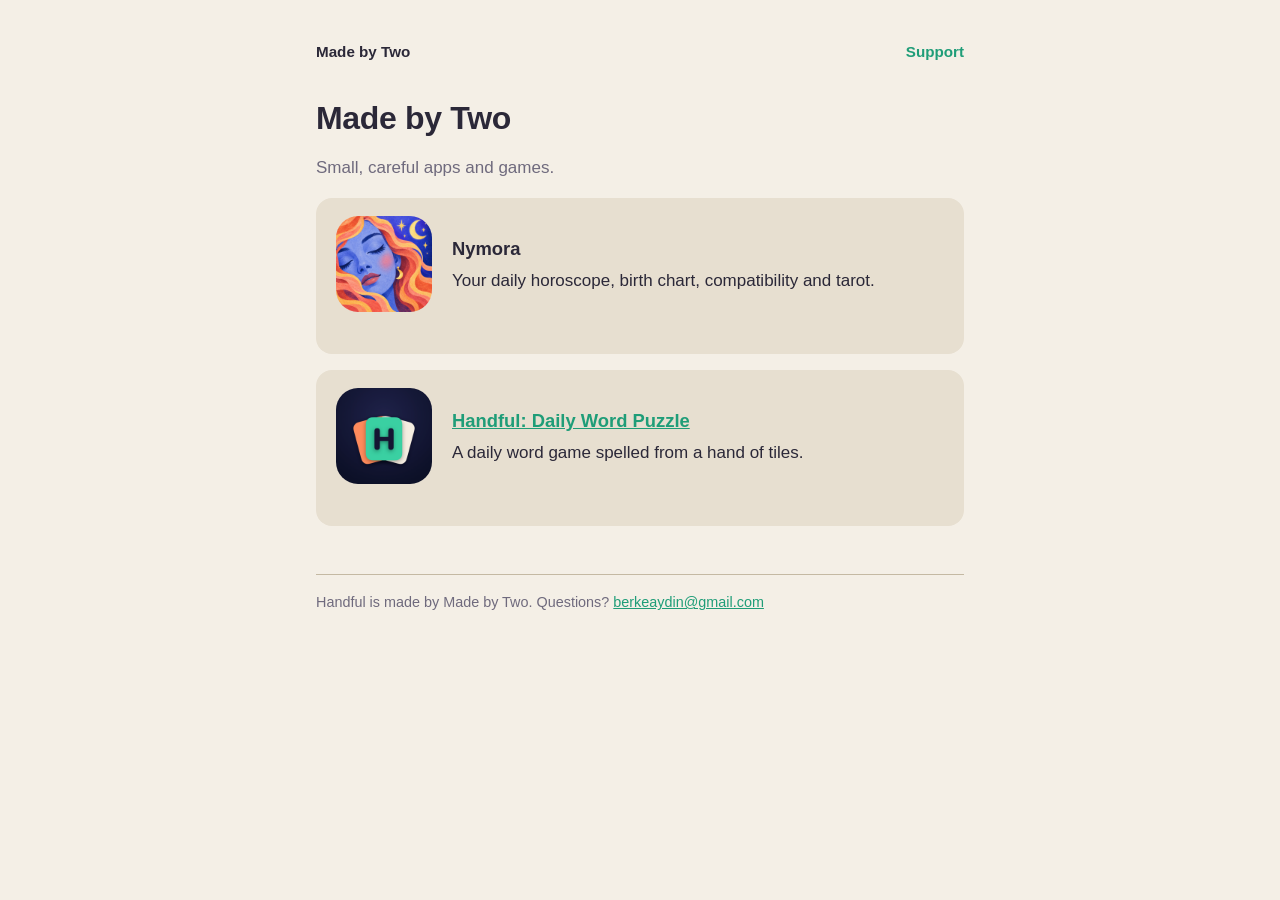
<file: index.html>
<!doctype html>
<html lang="en">
<head>
<meta charset="utf-8">
<meta name="viewport" content="width=device-width, initial-scale=1">
<title>Made by Two</title>
<meta name="description" content="Small, careful apps and games.">
<link rel="stylesheet" href="/style.css">
<link rel="icon" href="/handful/icon.png">
</head>
<body>
<main>
<nav><a class="home" href="/">Made by Two</a><a href="/support/">Support</a></nav>


<h1>Made by Two</h1>
<p class="muted">Small, careful apps and games.</p>
<div class="card">
  <div class="hero"><img src="/nymora/icon.png" alt="">
  <div><h2 style="margin:0">Nymora</h2>
  <p style="margin:4px 0 0">Your daily horoscope, birth chart, compatibility and tarot.</p></div></div>
</div>
<div class="card">
  <div class="hero"><img src="/handful/icon.png" alt="">
  <div><h2 style="margin:0"><a href="/handful/">Handful: Daily Word Puzzle</a></h2>
  <p style="margin:4px 0 0">A daily word game spelled from a hand of tiles.</p></div></div>
</div>

<footer>Handful is made by Made by Two. Questions? <a href="mailto:berkeaydin@gmail.com">berkeaydin@gmail.com</a></footer>
</main>
</body>
</html>
</file>
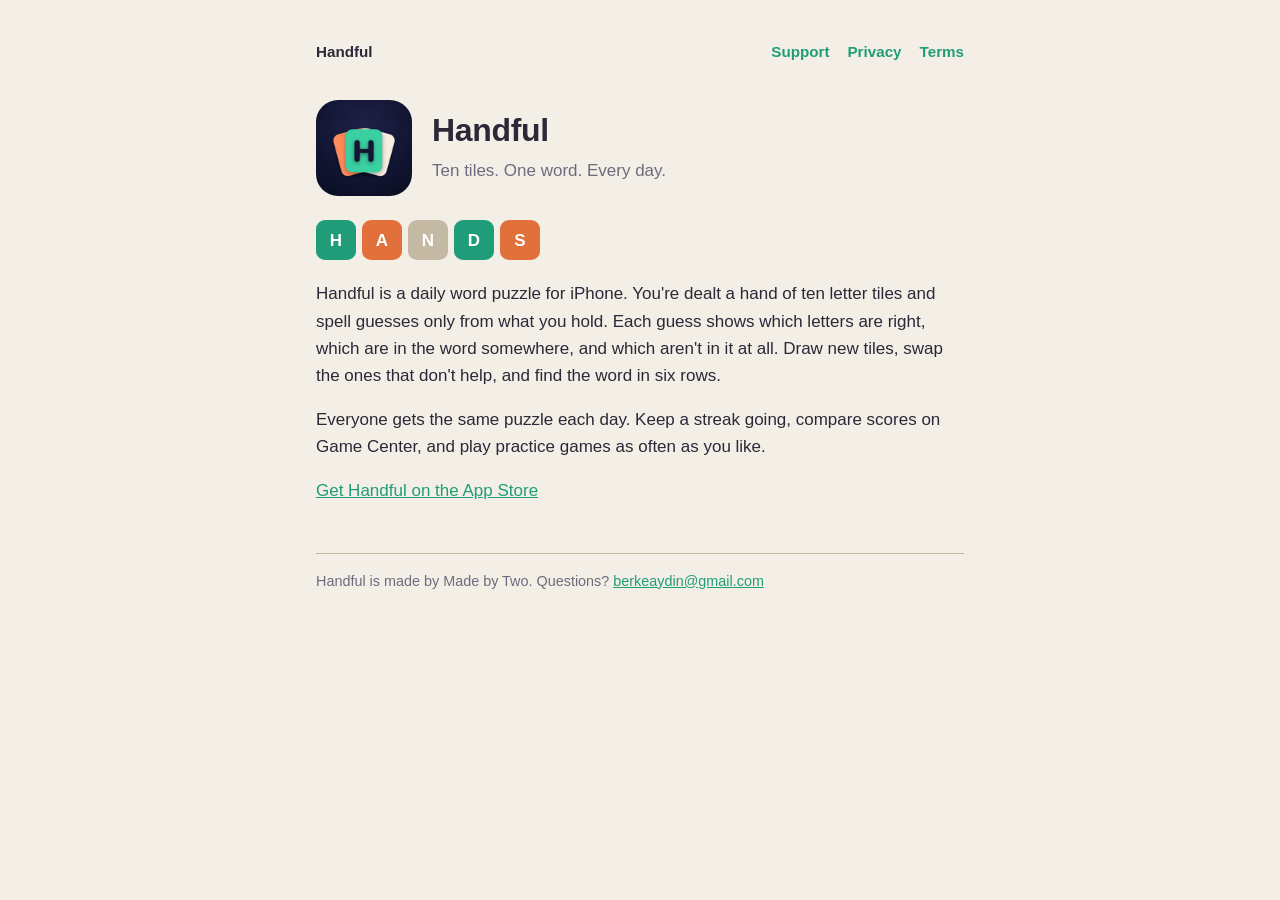
<file: handful/index.html>
<!doctype html>
<html lang="en">
<head>
<meta charset="utf-8">
<meta name="viewport" content="width=device-width, initial-scale=1">
<title>Handful: Daily Word Puzzle</title>
<meta name="description" content="A daily word puzzle for iPhone, spelled from a hand of tiles.">
<link rel="stylesheet" href="/style.css">
<link rel="icon" href="/handful/icon.png">
</head>
<body>
<main>
<nav><a class="home" href="/handful/">Handful</a><a href="/support/?app=handful">Support</a><a href="/handful/privacy/">Privacy</a><a href="/handful/terms/">Terms</a></nav>

<div class="hero"><img src="/handful/icon.png" alt="Handful app icon">
<div><h1>Handful</h1><p class="muted" style="margin:0">Ten tiles. One word. Every day.</p></div></div>
<div class="tiles" aria-hidden="true"><span class="c">H</span><span class="p">A</span><span>N</span><span class="c">D</span><span class="p">S</span></div>
<p>Handful is a daily word puzzle for iPhone. You're dealt a hand of ten letter tiles and spell guesses only from what you hold. Each guess shows which letters are right, which are in the word somewhere, and which aren't in it at all. Draw new tiles, swap the ones that don't help, and find the word in six rows.</p>
<p>Everyone gets the same puzzle each day. Keep a streak going, compare scores on Game Center, and play practice games as often as you like.</p>
<p><a href="https://apps.apple.com/app/id6837934755">Get Handful on the App Store</a></p>

<footer>Handful is made by Made by Two. Questions? <a href="mailto:berkeaydin@gmail.com">berkeaydin@gmail.com</a></footer>
</main>
</body>
</html>
</file>
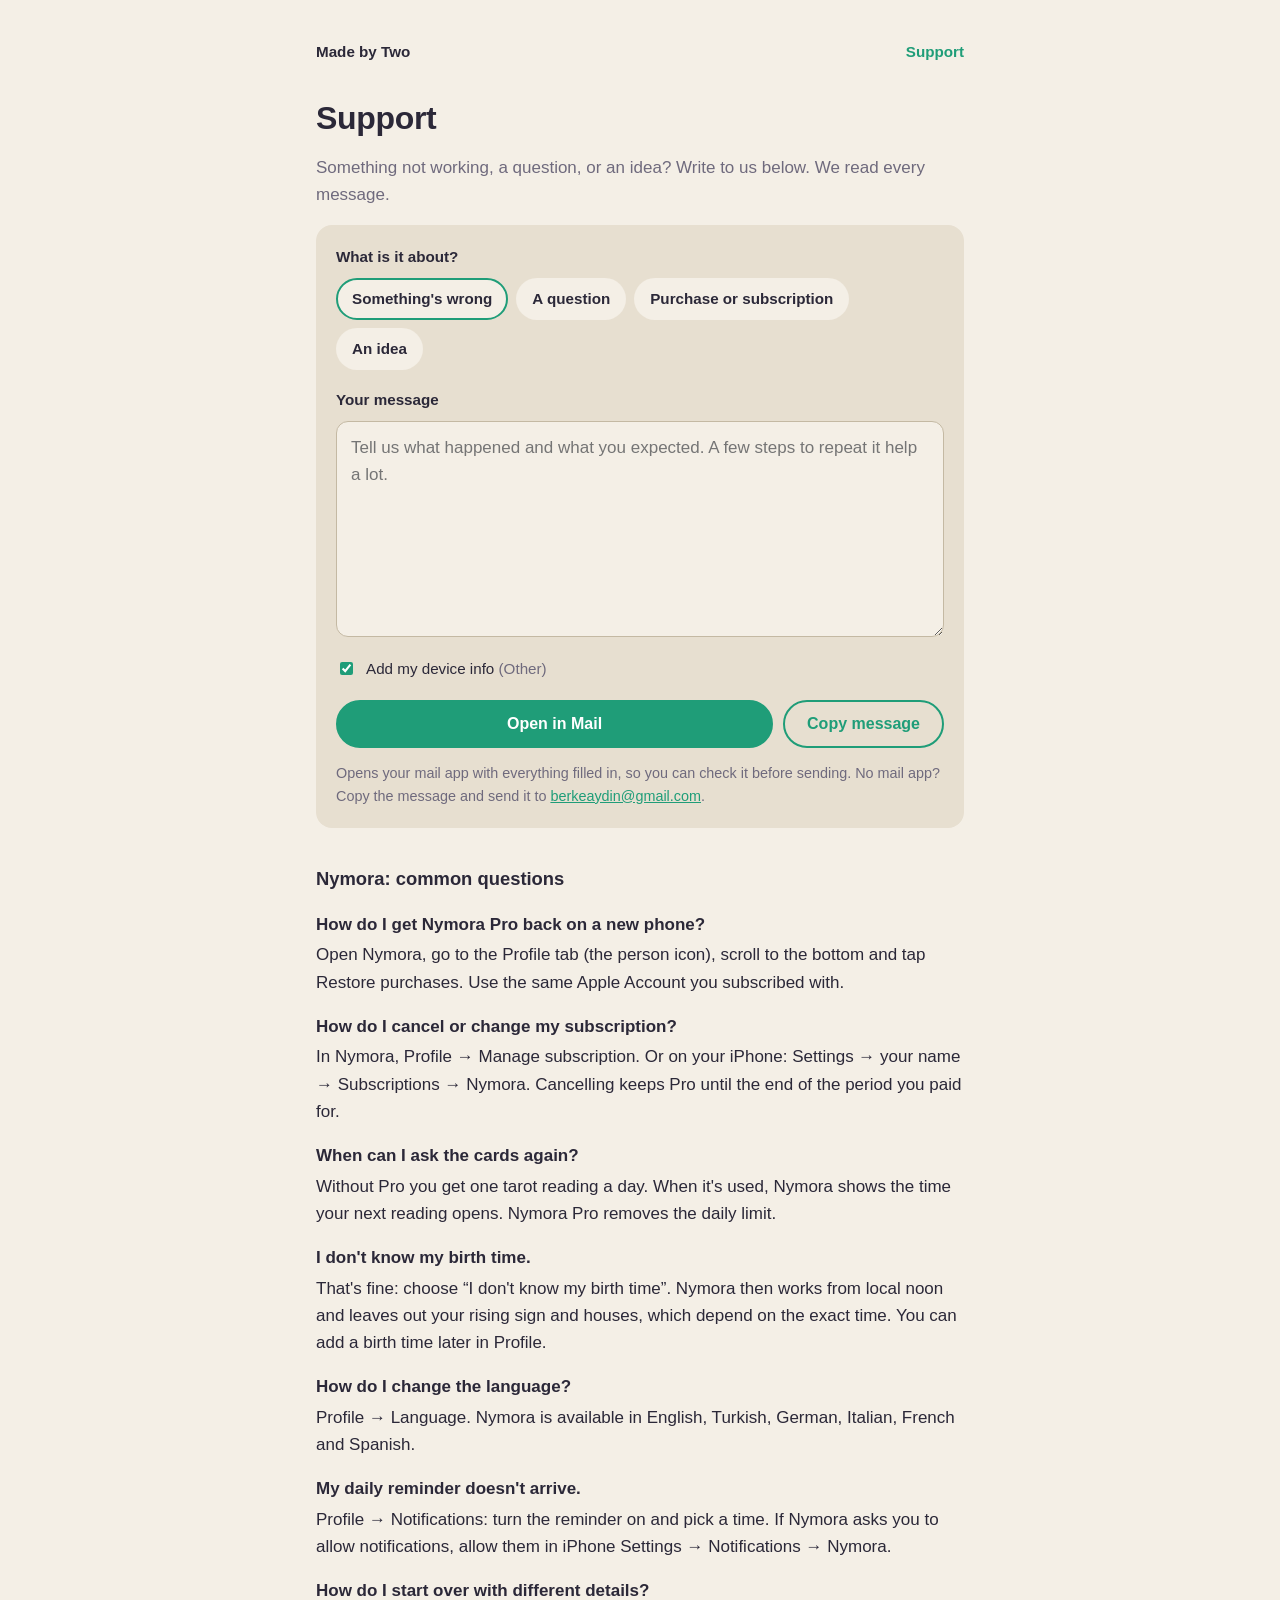
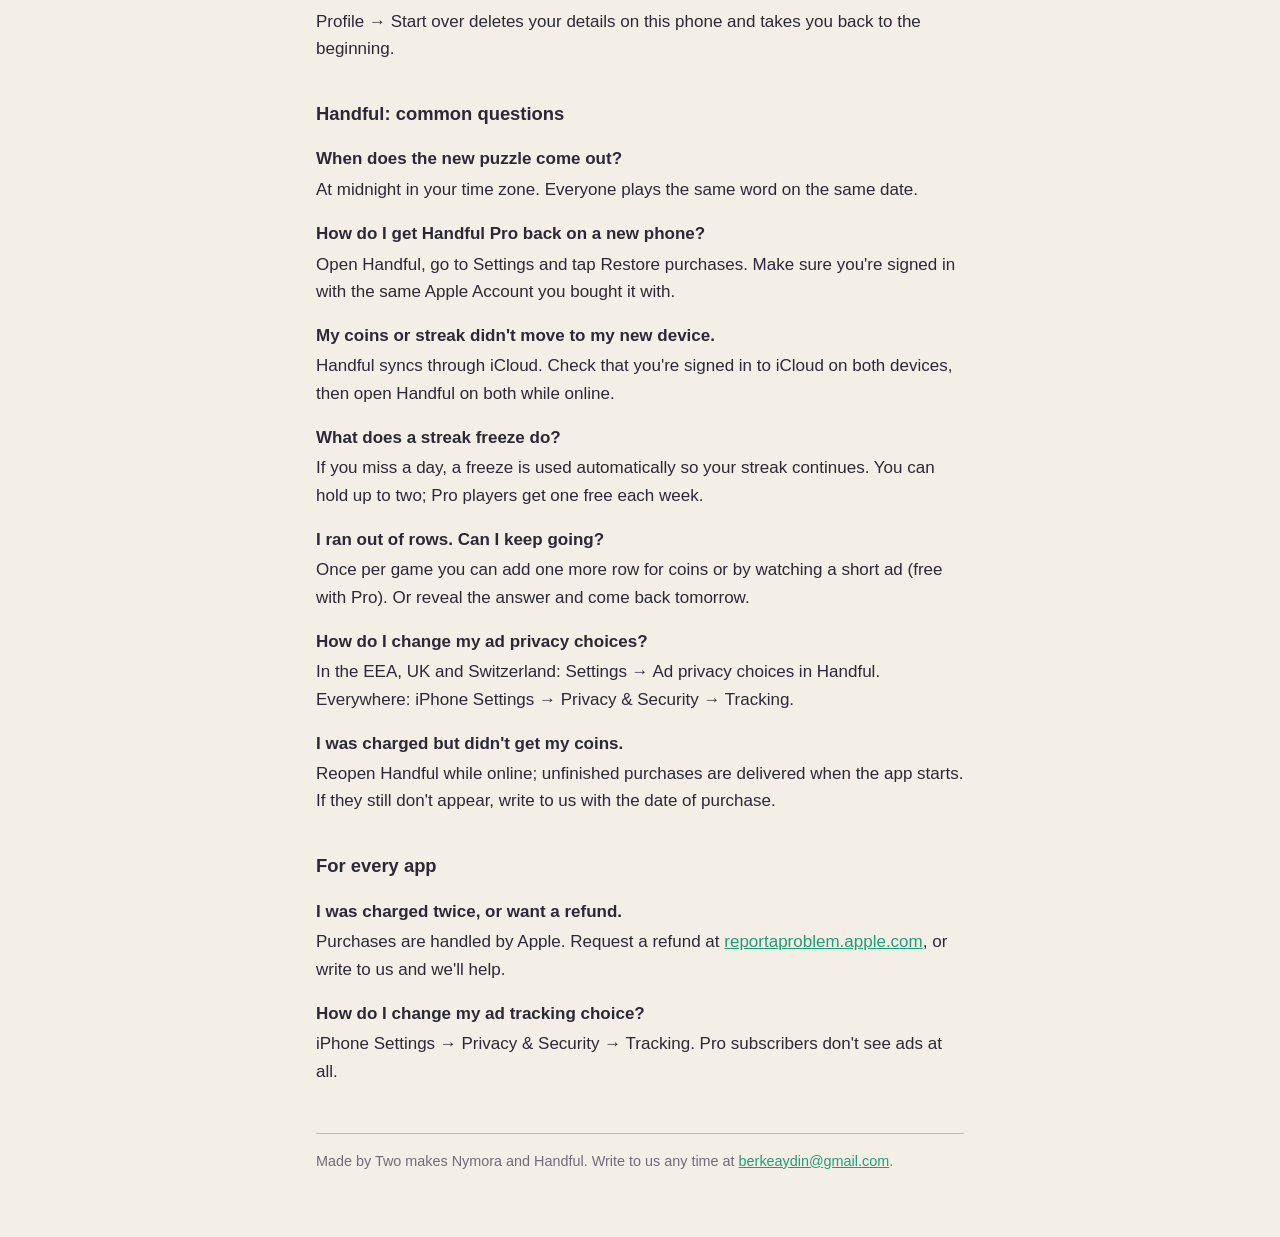
<file: support/index.html>
<!doctype html>
<html lang="en">
<head>
<meta charset="utf-8">
<meta name="viewport" content="width=device-width, initial-scale=1">
<title>Made by Two Support</title>
<meta name="description" content="Help and contact for apps by Made by Two: Nymora, Handful and more.">
<link rel="stylesheet" href="/style.css">
<link rel="icon" href="/nymora/icon.png">
</head>
<body>
<main>
<nav><a class="home" href="/">Made by Two</a><a href="/support/">Support</a></nav>

<h1>Support</h1>
<p class="muted">Something not working, a question, or an idea? Write to us below. We read every message.</p>

<form id="composer" class="card composer" novalidate>
  <fieldset class="topics">
    <legend>What is it about?</legend>
    <label><input type="radio" name="topic" value="Problem" checked><span>Something's wrong</span></label>
    <label><input type="radio" name="topic" value="Question"><span>A question</span></label>
    <label><input type="radio" name="topic" value="Purchase"><span>Purchase or subscription</span></label>
    <label><input type="radio" name="topic" value="Idea"><span>An idea</span></label>
  </fieldset>

  <label class="field" for="message">Your message</label>
  <textarea id="message" rows="7" placeholder="Tell us what happened and what you expected. A few steps to repeat it help a lot."></textarea>

  <label class="check"><input type="checkbox" id="device" checked>
    <span>Add my device info <span class="muted" id="device-text"></span></span></label>

  <div class="actions">
    <button type="submit" class="send">Open in Mail</button>
    <button type="button" class="ghost" id="copy">Copy message</button>
  </div>
  <p class="note muted" id="note">Opens your mail app with everything filled in, so you can check it before sending. No mail app? Copy the message and send it to <a class="address" href="#"></a>.</p>
</form>

<section class="faq" data-app="nymora">
<h2>Nymora: common questions</h2>
<dl>
<dt>How do I get Nymora Pro back on a new phone?</dt>
<dd>Open Nymora, go to the Profile tab (the person icon), scroll to the bottom and tap Restore purchases. Use the same Apple Account you subscribed with.</dd>
<dt>How do I cancel or change my subscription?</dt>
<dd>In Nymora, Profile → Manage subscription. Or on your iPhone: Settings → your name → Subscriptions → Nymora. Cancelling keeps Pro until the end of the period you paid for.</dd>
<dt>When can I ask the cards again?</dt>
<dd>Without Pro you get one tarot reading a day. When it's used, Nymora shows the time your next reading opens. Nymora Pro removes the daily limit.</dd>
<dt>I don't know my birth time.</dt>
<dd>That's fine: choose “I don't know my birth time”. Nymora then works from local noon and leaves out your rising sign and houses, which depend on the exact time. You can add a birth time later in Profile.</dd>
<dt>How do I change the language?</dt>
<dd>Profile → Language. Nymora is available in English, Turkish, German, Italian, French and Spanish.</dd>
<dt>My daily reminder doesn't arrive.</dt>
<dd>Profile → Notifications: turn the reminder on and pick a time. If Nymora asks you to allow notifications, allow them in iPhone Settings → Notifications → Nymora.</dd>
<dt>How do I start over with different details?</dt>
<dd>Profile → Start over deletes your details on this phone and takes you back to the beginning.</dd>
</dl>
</section>

<section class="faq" data-app="handful">
<h2>Handful: common questions</h2>
<dl>
<dt>When does the new puzzle come out?</dt>
<dd>At midnight in your time zone. Everyone plays the same word on the same date.</dd>
<dt>How do I get Handful Pro back on a new phone?</dt>
<dd>Open Handful, go to Settings and tap Restore purchases. Make sure you're signed in with the same Apple Account you bought it with.</dd>
<dt>My coins or streak didn't move to my new device.</dt>
<dd>Handful syncs through iCloud. Check that you're signed in to iCloud on both devices, then open Handful on both while online.</dd>
<dt>What does a streak freeze do?</dt>
<dd>If you miss a day, a freeze is used automatically so your streak continues. You can hold up to two; Pro players get one free each week.</dd>
<dt>I ran out of rows. Can I keep going?</dt>
<dd>Once per game you can add one more row for coins or by watching a short ad (free with Pro). Or reveal the answer and come back tomorrow.</dd>
<dt>How do I change my ad privacy choices?</dt>
<dd>In the EEA, UK and Switzerland: Settings → Ad privacy choices in Handful. Everywhere: iPhone Settings → Privacy &amp; Security → Tracking.</dd>
<dt>I was charged but didn't get my coins.</dt>
<dd>Reopen Handful while online; unfinished purchases are delivered when the app starts. If they still don't appear, write to us with the date of purchase.</dd>
</dl>
</section>

<section class="faq" data-app="all">
<h2>For every app</h2>
<dl>
<dt>I was charged twice, or want a refund.</dt>
<dd>Purchases are handled by Apple. Request a refund at <a href="https://reportaproblem.apple.com">reportaproblem.apple.com</a>, or write to us and we'll help.</dd>
<dt>How do I change my ad tracking choice?</dt>
<dd>iPhone Settings → Privacy &amp; Security → Tracking. Pro subscribers don't see ads at all.</dd>
</dl>
</section>

<footer>Made by Two makes Nymora and Handful. Write to us any time at <a class="address" href="#"></a>.</footer>
</main>

<script>
(function () {
  var ADDRESS = "berkeaydin@gmail.com";
  var NAMES = { nymora: "Nymora", handful: "Handful", arcana: "Arcana", storyvoice: "Story Voice", unison: "Unison", other: "Made by Two" };
  var form = document.getElementById("composer");
  var message = document.getElementById("message");
  var device = document.getElementById("device");
  var note = document.getElementById("note");

  function showAddress(root) {
    root.querySelectorAll("a.address").forEach(function (a) { a.href = "mailto:" + ADDRESS; a.textContent = ADDRESS; });
  }
  showAddress(document);

  // The device line, from what the browser tells us (the exact model is not shared).
  function deviceLine() {
    var ua = navigator.userAgent, m;
    var kind = /iPad/.test(ua) ? "iPad" : /iPhone/.test(ua) ? "iPhone" : /Android/.test(ua) ? "Android" : /Mac/.test(ua) ? "Mac" : "Other";
    if ((m = ua.match(/OS (\d+)[_.](\d+)(?:[_.](\d+))? like Mac OS X/))) return kind + " · iOS " + m[1] + "." + m[2] + (m[3] ? "." + m[3] : "");
    if ((m = ua.match(/Android (\d+(?:\.\d+)*)/))) return kind + " · Android " + m[1];
    if ((m = ua.match(/Mac OS X (\d+)[_.](\d+)/))) return kind + " · macOS " + m[1] + "." + m[2];
    return kind;
  }
  document.getElementById("device-text").textContent = "(" + deviceLine() + ")";

  function value(name) {
    var el = form.querySelector('input[name="' + name + '"]:checked');
    return el ? el.value : "";
  }

  // An app's Support URL links here with ?app=nymora: its messages are tagged with the
  // app and only its questions show. Without it the page is for every app.
  var wanted = (new URLSearchParams(location.search).get("app") || "").toLowerCase();
  var appKey = NAMES[wanted] && wanted !== "other" ? wanted : null;
  document.querySelectorAll(".faq").forEach(function (s) {
    s.hidden = appKey !== null && !(s.dataset.app === appKey || s.dataset.app === "all");
  });

  function compose() {
    var app = NAMES[appKey || "other"], topic = value("topic");
    var text = message.value.trim();
    var first = text.split(/\n/)[0].slice(0, 60);
    var subject = "[" + app + "] " + topic + (first ? ": " + first : "");
    var body = text + "\n\n—\n" + (appKey ? "App: " + app + "\n" : "") + "Topic: " + topic;
    if (device.checked) body += "\nDevice: " + deviceLine();
    return { subject: subject, body: body };
  }

  // Keeps an unsent draft if the page is closed (only on this device).
  var KEY = "support-draft";
  try { var saved = localStorage.getItem(KEY); if (saved && !message.value) message.value = saved; } catch (e) {}
  message.addEventListener("input", function () { try { localStorage.setItem(KEY, message.value); } catch (e) {} });

  form.addEventListener("submit", function (e) {
    e.preventDefault();
    if (!message.value.trim()) {
      message.focus();
      note.textContent = "Write a few words first, then tap Open in Mail.";
      return;
    }
    var mail = compose();
    location.href = "mailto:" + ADDRESS + "?subject=" + encodeURIComponent(mail.subject) +
      "&body=" + encodeURIComponent(mail.body.replace(/\n/g, "\r\n"));
    note.innerHTML = 'Your mail app should open now. Nothing happened? Tap <b>Copy message</b> and send it to <a class="address" href="#"></a>.';
    showAddress(note);
  });

  document.getElementById("copy").addEventListener("click", function () {
    var mail = compose();
    var all = "To: " + ADDRESS + "\nSubject: " + mail.subject + "\n\n" + mail.body;
    var done = function () { note.textContent = "Copied. Paste it into an email to " + ADDRESS + "."; };
    if (navigator.clipboard && navigator.clipboard.writeText) {
      navigator.clipboard.writeText(all).then(done, function () { fallback(all); done(); });
    } else { fallback(all); done(); }
  });

  function fallback(text) {
    var t = document.createElement("textarea");
    t.value = text; t.setAttribute("readonly", ""); t.style.position = "fixed"; t.style.opacity = "0";
    document.body.appendChild(t); t.select();
    try { document.execCommand("copy"); } catch (e) {}
    document.body.removeChild(t);
  }
})();
</script>
</body>
</html>
</file>
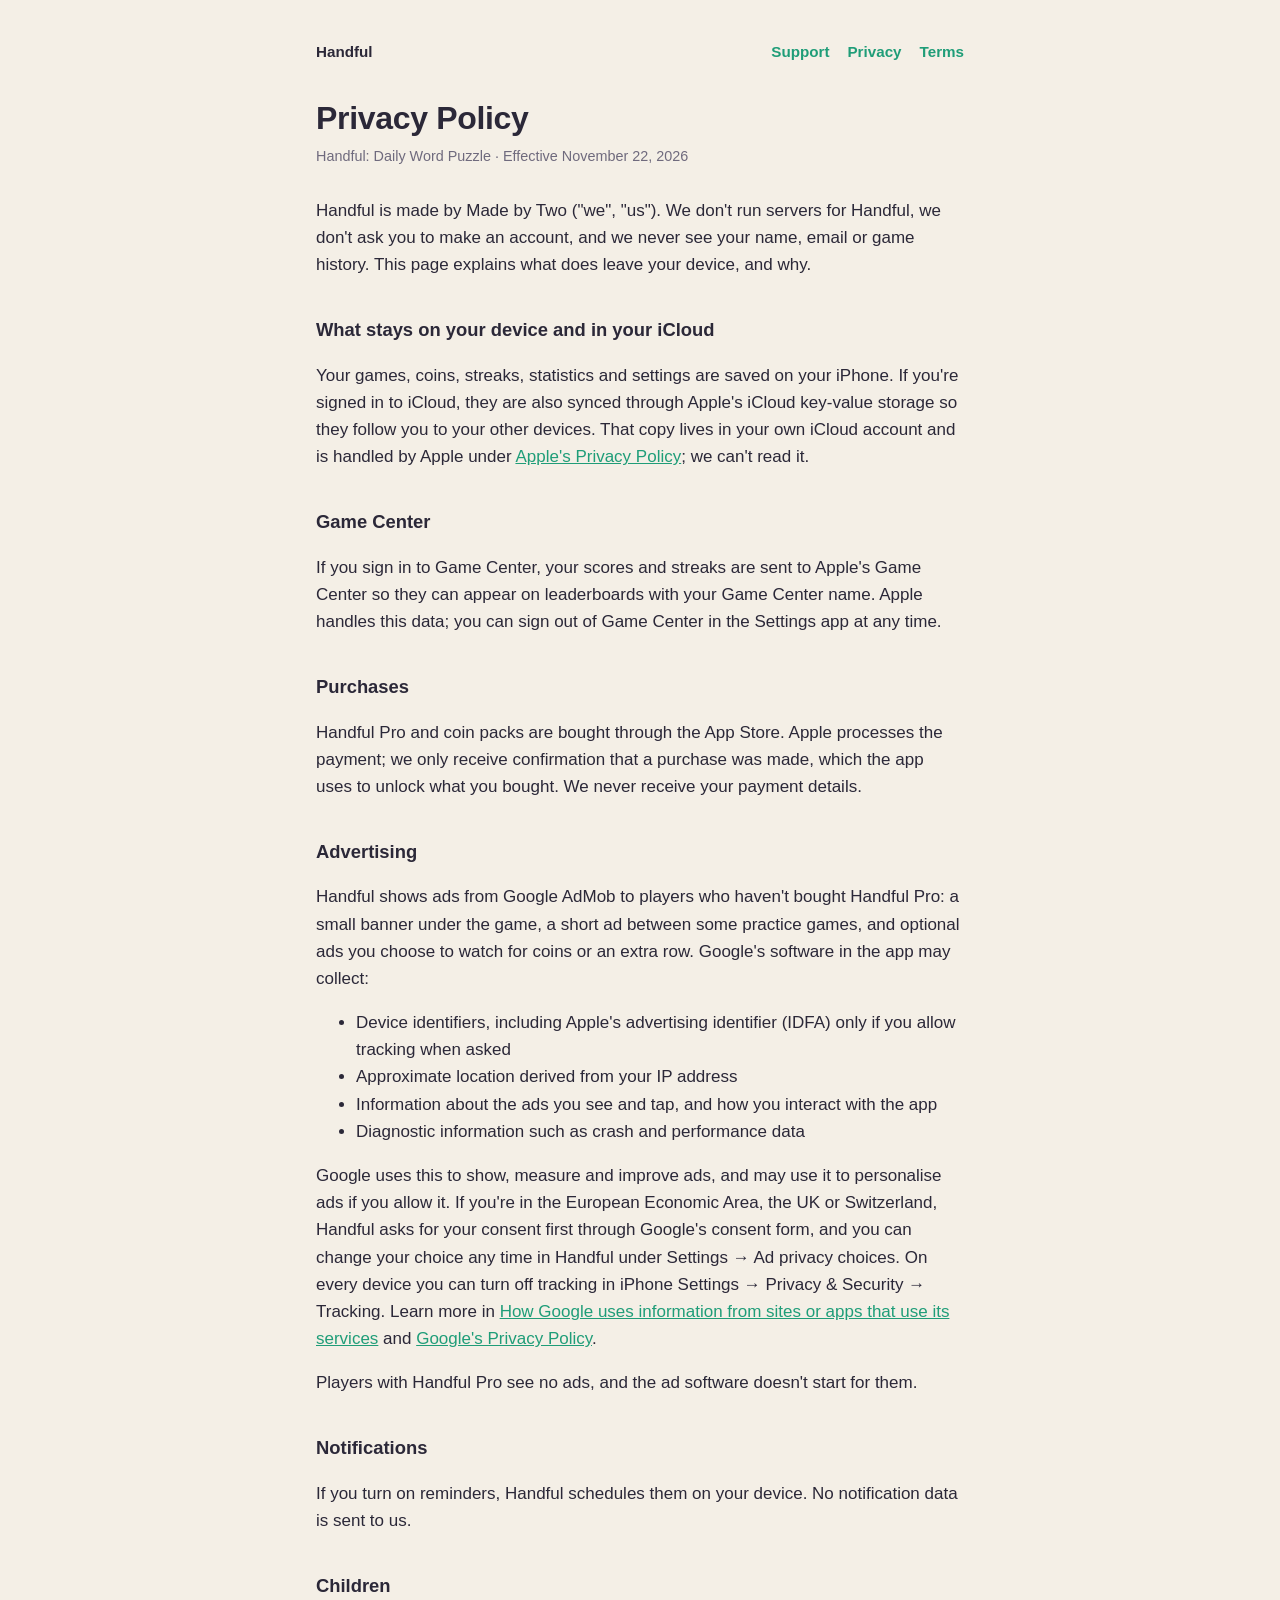
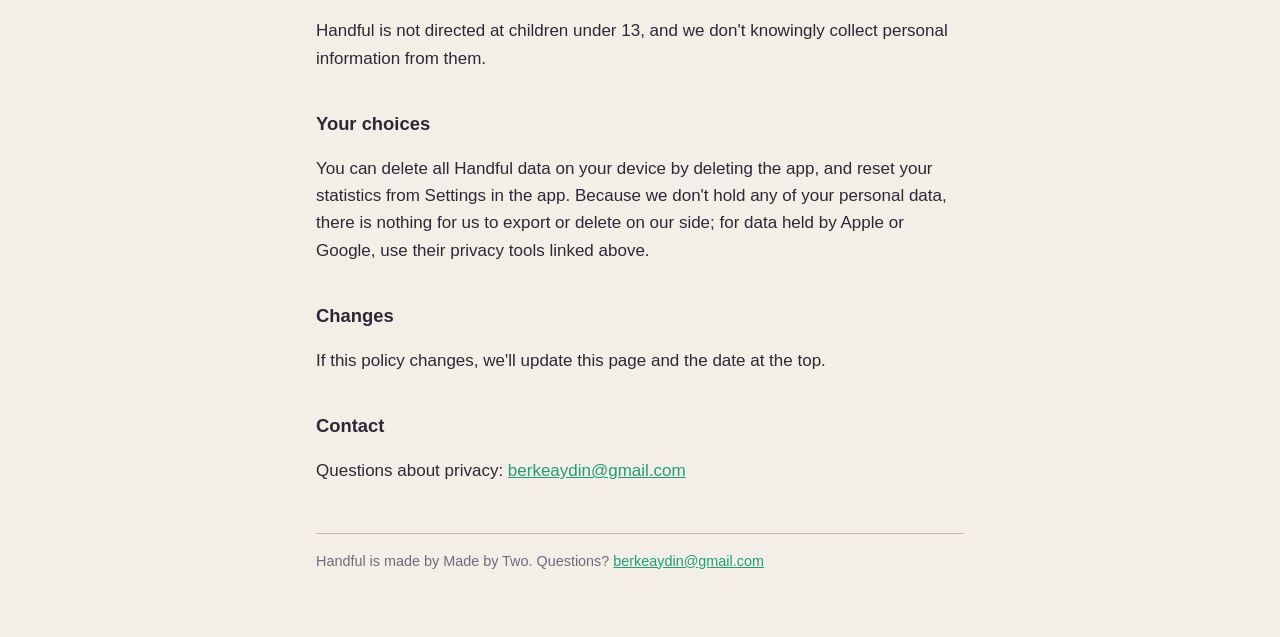
<file: handful/privacy/index.html>
<!doctype html>
<html lang="en">
<head>
<meta charset="utf-8">
<meta name="viewport" content="width=device-width, initial-scale=1">
<title>Handful Privacy Policy</title>
<meta name="description" content="How Handful handles your data.">
<link rel="stylesheet" href="/style.css">
<link rel="icon" href="/handful/icon.png">
</head>
<body>
<main>
<nav><a class="home" href="/handful/">Handful</a><a href="/support/?app=handful">Support</a><a href="/handful/privacy/">Privacy</a><a href="/handful/terms/">Terms</a></nav>

<h1>Privacy Policy</h1>
<p class="updated">Handful: Daily Word Puzzle · Effective November 22, 2026</p>
<p>Handful is made by Made by Two ("we", "us"). We don't run servers for Handful, we don't ask you to make an account, and we never see your name, email or game history. This page explains what does leave your device, and why.</p>

<h2>What stays on your device and in your iCloud</h2>
<p>Your games, coins, streaks, statistics and settings are saved on your iPhone. If you're signed in to iCloud, they are also synced through Apple's iCloud key-value storage so they follow you to your other devices. That copy lives in your own iCloud account and is handled by Apple under <a href="https://www.apple.com/legal/privacy/">Apple's Privacy Policy</a>; we can't read it.</p>

<h2>Game Center</h2>
<p>If you sign in to Game Center, your scores and streaks are sent to Apple's Game Center so they can appear on leaderboards with your Game Center name. Apple handles this data; you can sign out of Game Center in the Settings app at any time.</p>

<h2>Purchases</h2>
<p>Handful Pro and coin packs are bought through the App Store. Apple processes the payment; we only receive confirmation that a purchase was made, which the app uses to unlock what you bought. We never receive your payment details.</p>

<h2>Advertising</h2>
<p>Handful shows ads from Google AdMob to players who haven't bought Handful Pro: a small banner under the game, a short ad between some practice games, and optional ads you choose to watch for coins or an extra row. Google's software in the app may collect:</p>
<ul>
  <li>Device identifiers, including Apple's advertising identifier (IDFA) only if you allow tracking when asked</li>
  <li>Approximate location derived from your IP address</li>
  <li>Information about the ads you see and tap, and how you interact with the app</li>
  <li>Diagnostic information such as crash and performance data</li>
</ul>
<p>Google uses this to show, measure and improve ads, and may use it to personalise ads if you allow it. If you're in the European Economic Area, the UK or Switzerland, Handful asks for your consent first through Google's consent form, and you can change your choice any time in Handful under Settings → Ad privacy choices. On every device you can turn off tracking in iPhone Settings → Privacy &amp; Security → Tracking. Learn more in <a href="https://policies.google.com/technologies/partner-sites">How Google uses information from sites or apps that use its services</a> and <a href="https://policies.google.com/privacy">Google's Privacy Policy</a>.</p>
<p>Players with Handful Pro see no ads, and the ad software doesn't start for them.</p>

<h2>Notifications</h2>
<p>If you turn on reminders, Handful schedules them on your device. No notification data is sent to us.</p>

<h2>Children</h2>
<p>Handful is not directed at children under 13, and we don't knowingly collect personal information from them.</p>

<h2>Your choices</h2>
<p>You can delete all Handful data on your device by deleting the app, and reset your statistics from Settings in the app. Because we don't hold any of your personal data, there is nothing for us to export or delete on our side; for data held by Apple or Google, use their privacy tools linked above.</p>

<h2>Changes</h2>
<p>If this policy changes, we'll update this page and the date at the top.</p>

<h2>Contact</h2>
<p>Questions about privacy: <a href="mailto:berkeaydin@gmail.com">berkeaydin@gmail.com</a></p>

<footer>Handful is made by Made by Two. Questions? <a href="mailto:berkeaydin@gmail.com">berkeaydin@gmail.com</a></footer>
</main>
</body>
</html>
</file>
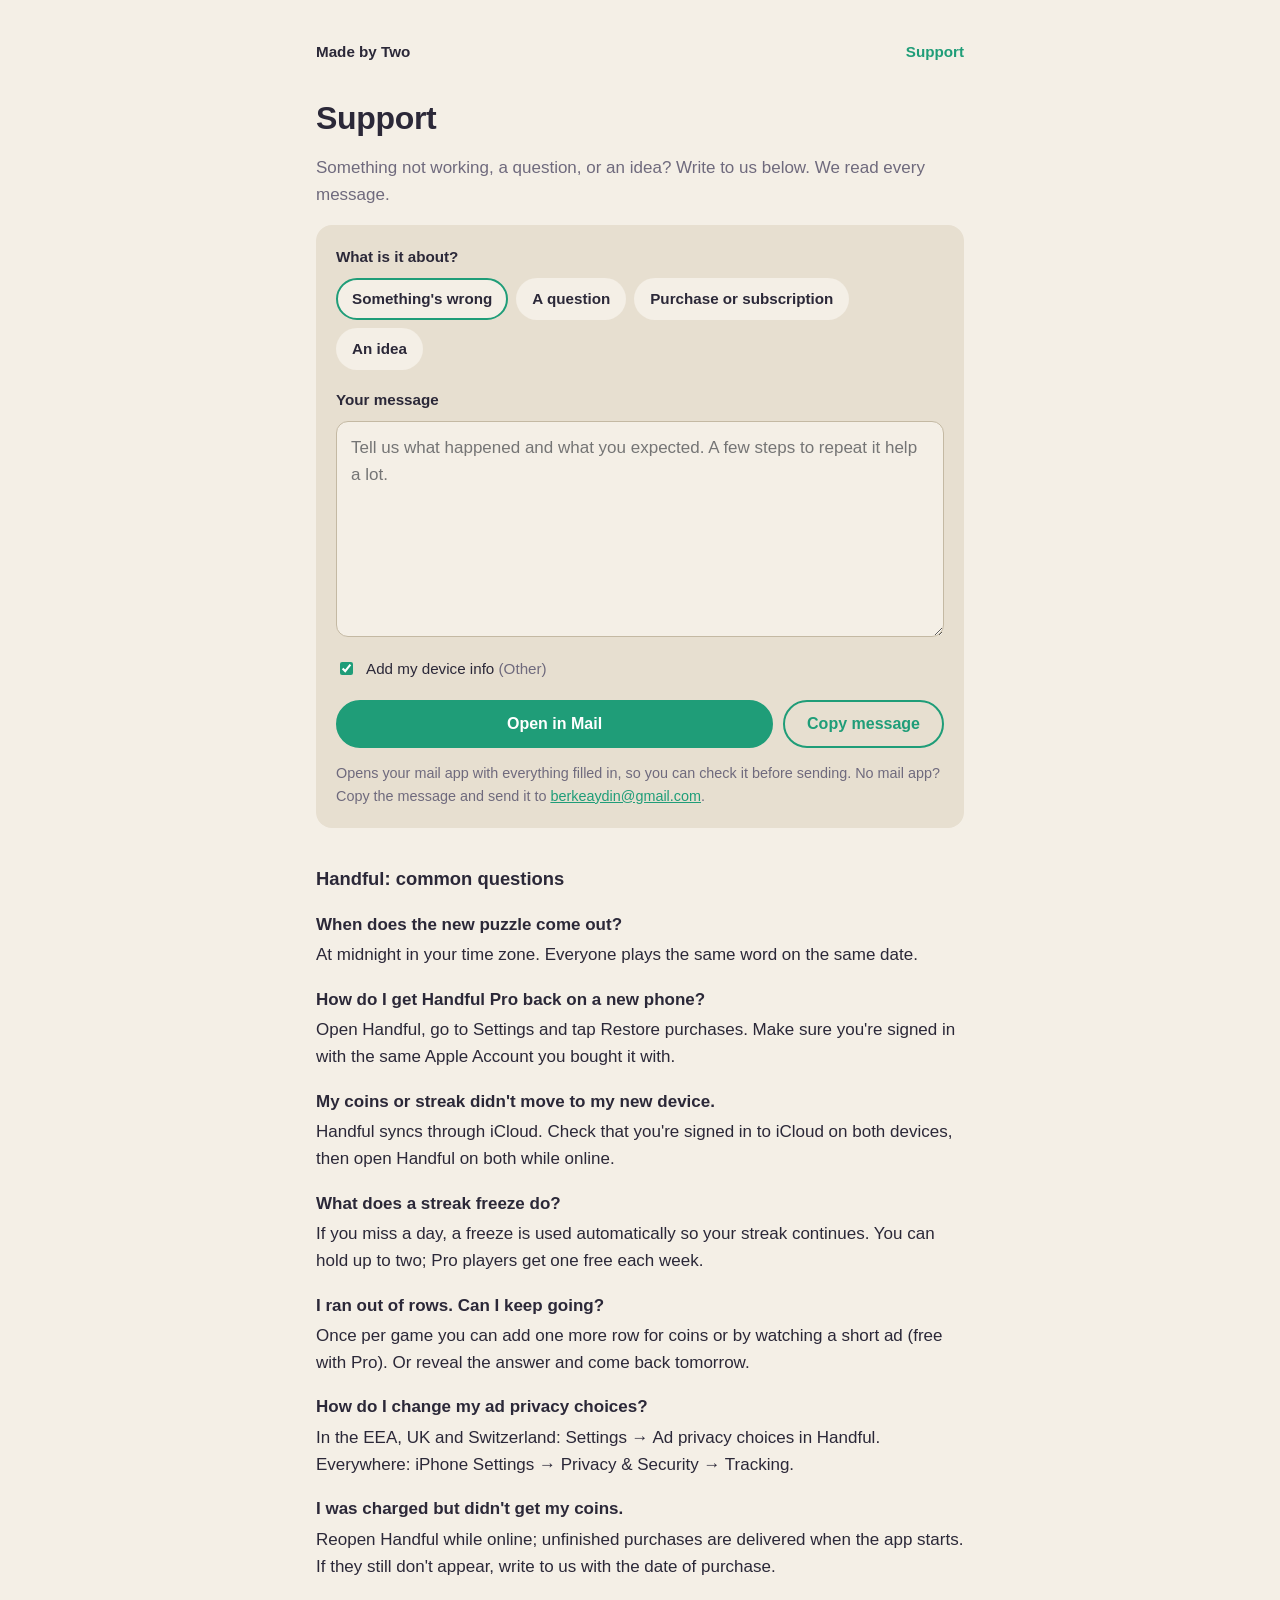
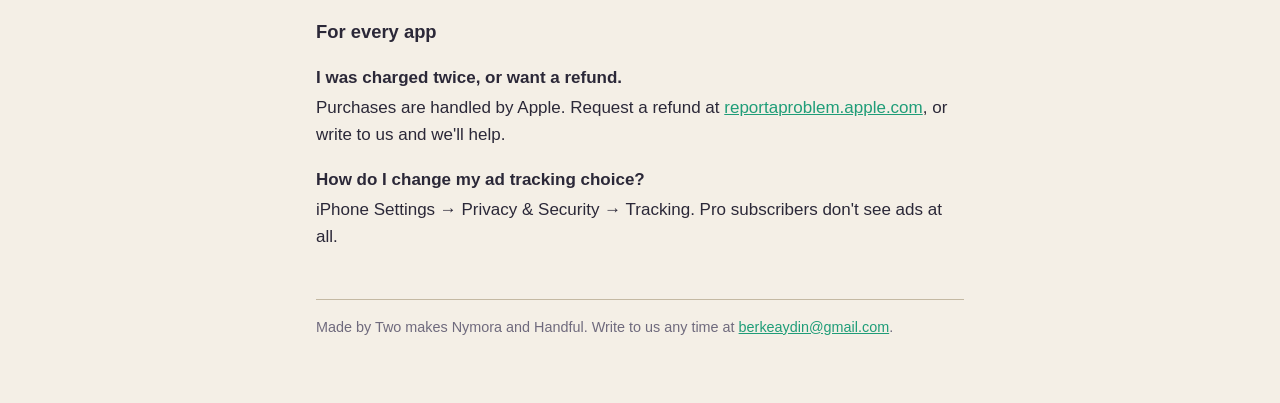
<file: handful/support/index.html>
<!doctype html>
<html lang="en">
<head>
<meta charset="utf-8">
<meta name="viewport" content="width=device-width, initial-scale=1">
<title>Handful Support</title>
<meta name="description" content="Help and contact for Handful.">
<meta http-equiv="refresh" content="0; url=/support/?app=handful">
<link rel="canonical" href="/support/?app=handful">
<link rel="stylesheet" href="/style.css">
<link rel="icon" href="/handful/icon.png">
</head>
<body>
<main>
<p>Handful support has moved to <a href="/support/?app=handful">our support page</a>.</p>
</main>
</body>
</html>
</file>
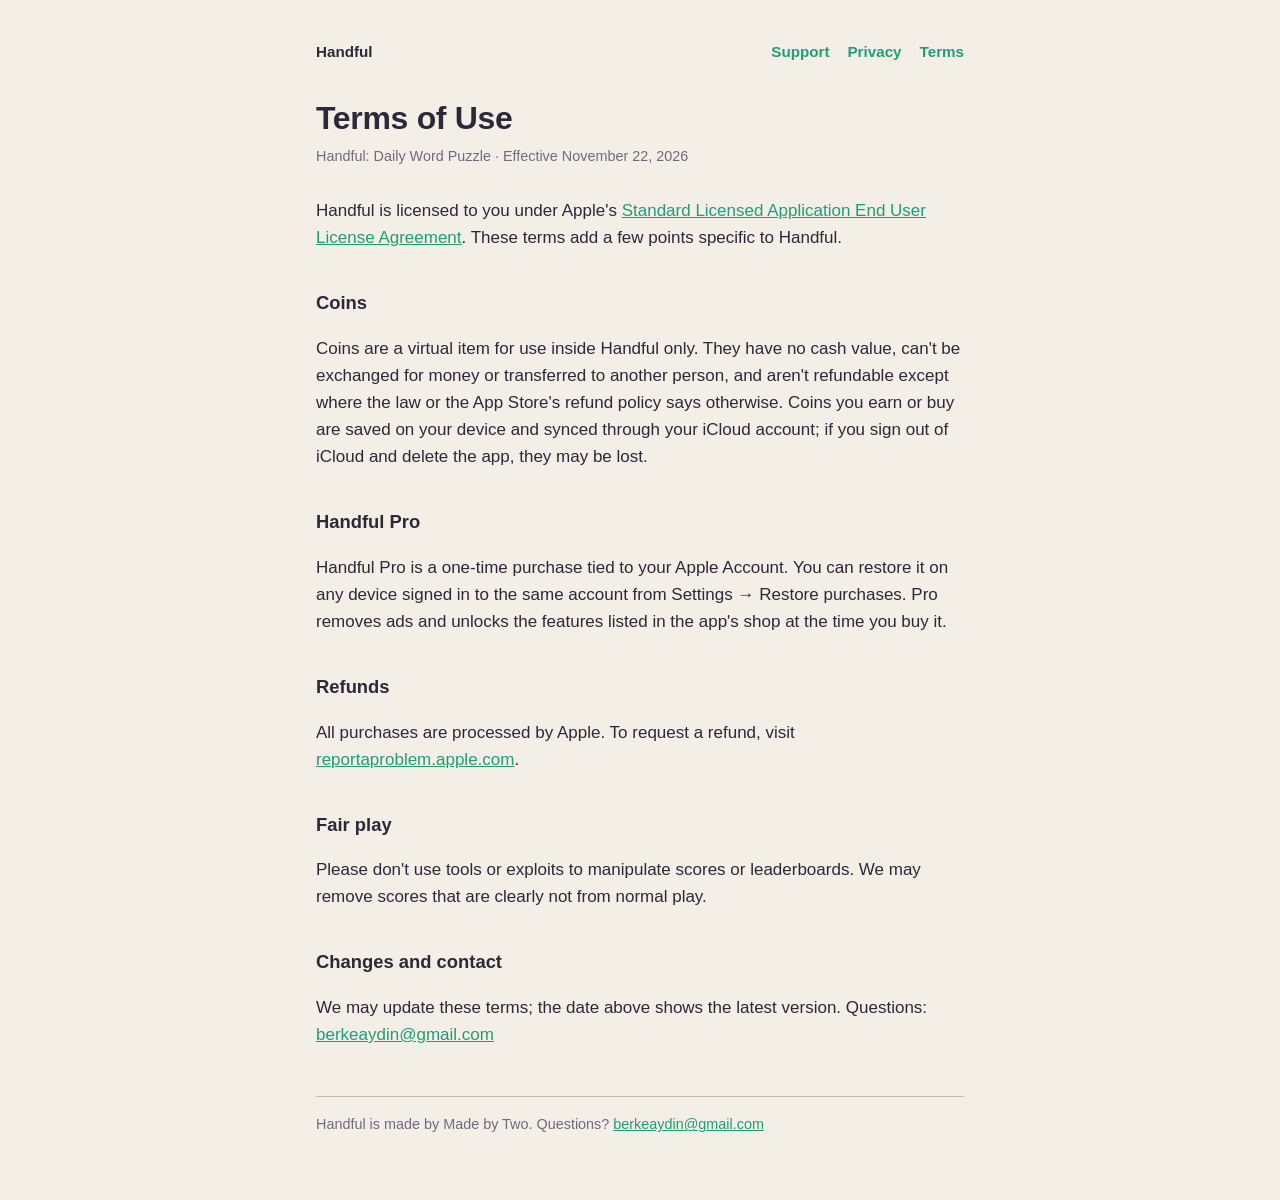
<file: handful/terms/index.html>
<!doctype html>
<html lang="en">
<head>
<meta charset="utf-8">
<meta name="viewport" content="width=device-width, initial-scale=1">
<title>Handful Terms of Use</title>
<meta name="description" content="Terms of use for Handful.">
<link rel="stylesheet" href="/style.css">
<link rel="icon" href="/handful/icon.png">
</head>
<body>
<main>
<nav><a class="home" href="/handful/">Handful</a><a href="/support/?app=handful">Support</a><a href="/handful/privacy/">Privacy</a><a href="/handful/terms/">Terms</a></nav>

<h1>Terms of Use</h1>
<p class="updated">Handful: Daily Word Puzzle · Effective November 22, 2026</p>
<p>Handful is licensed to you under Apple's <a href="https://www.apple.com/legal/internet-services/itunes/dev/stdeula/">Standard Licensed Application End User License Agreement</a>. These terms add a few points specific to Handful.</p>

<h2>Coins</h2>
<p>Coins are a virtual item for use inside Handful only. They have no cash value, can't be exchanged for money or transferred to another person, and aren't refundable except where the law or the App Store's refund policy says otherwise. Coins you earn or buy are saved on your device and synced through your iCloud account; if you sign out of iCloud and delete the app, they may be lost.</p>

<h2>Handful Pro</h2>
<p>Handful Pro is a one-time purchase tied to your Apple Account. You can restore it on any device signed in to the same account from Settings → Restore purchases. Pro removes ads and unlocks the features listed in the app's shop at the time you buy it.</p>

<h2>Refunds</h2>
<p>All purchases are processed by Apple. To request a refund, visit <a href="https://reportaproblem.apple.com">reportaproblem.apple.com</a>.</p>

<h2>Fair play</h2>
<p>Please don't use tools or exploits to manipulate scores or leaderboards. We may remove scores that are clearly not from normal play.</p>

<h2>Changes and contact</h2>
<p>We may update these terms; the date above shows the latest version. Questions: <a href="mailto:berkeaydin@gmail.com">berkeaydin@gmail.com</a></p>

<footer>Handful is made by Made by Two. Questions? <a href="mailto:berkeaydin@gmail.com">berkeaydin@gmail.com</a></footer>
</main>
</body>
</html>
</file>
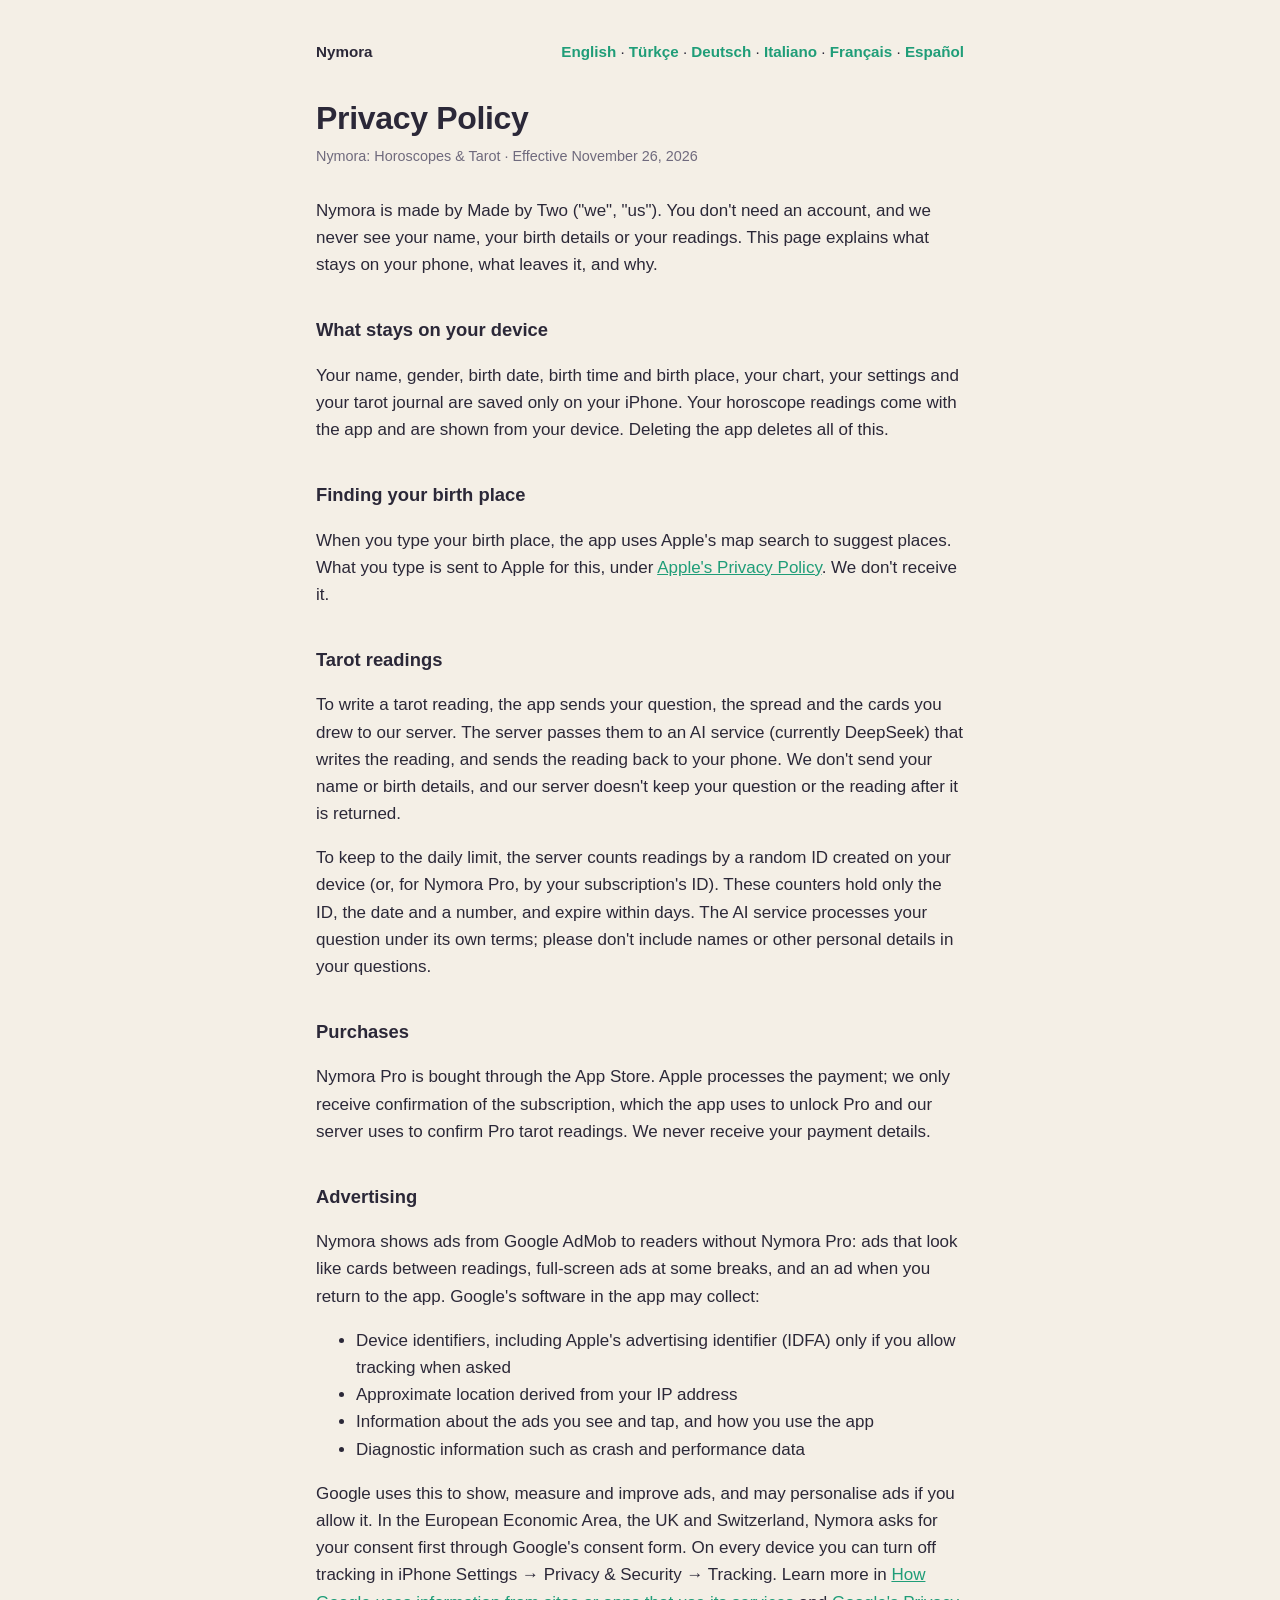
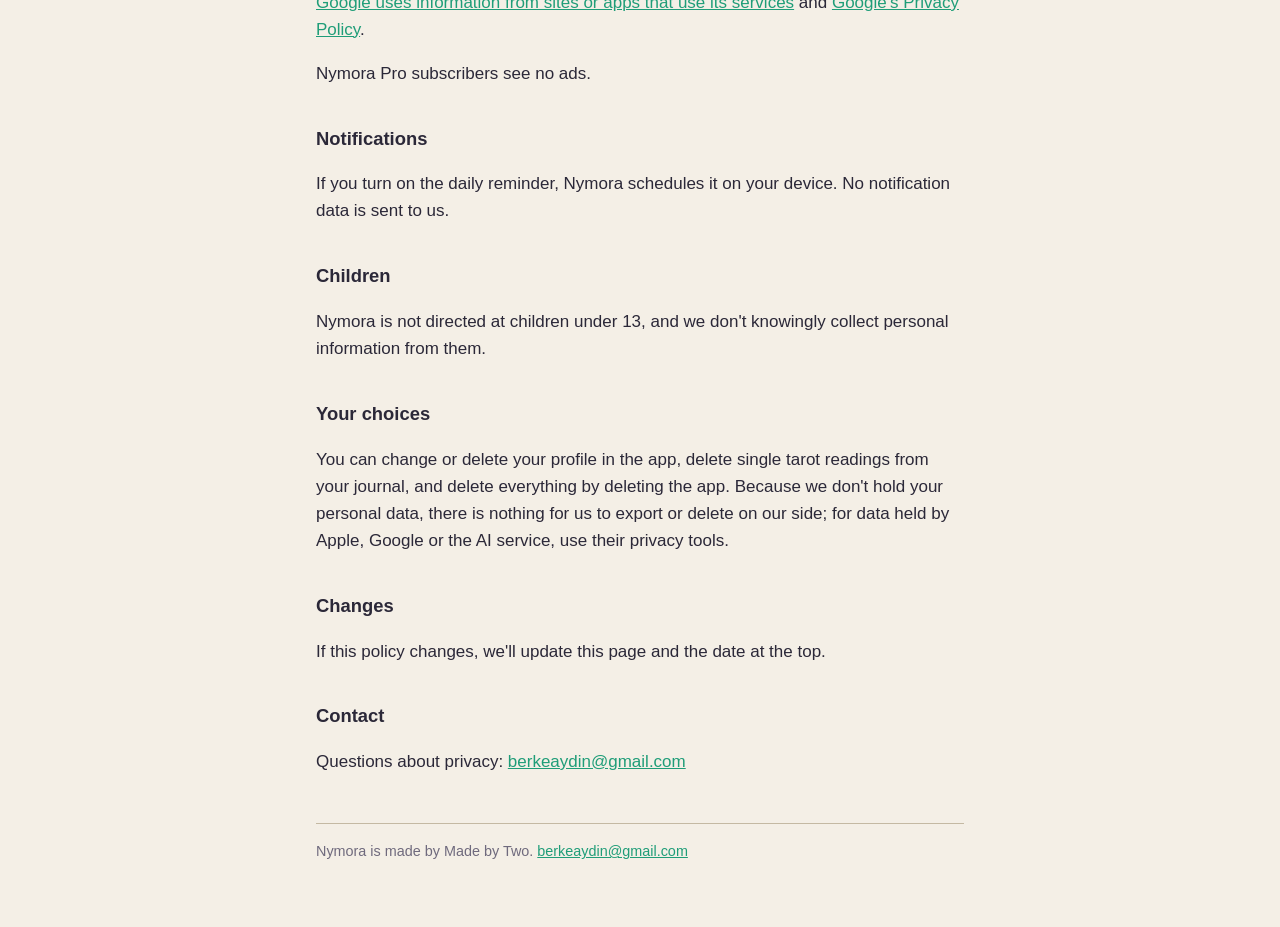
<file: nymora/privacy/index.html>
<!doctype html>
<html lang="en">
<head>
<meta charset="utf-8">
<meta name="viewport" content="width=device-width, initial-scale=1">
<title>Nymora Privacy Policy</title>
<meta name="description" content="Nymora Privacy Policy">
<link rel="stylesheet" href="/style.css">
<link rel="icon" href="/nymora/icon.png">
<link rel="alternate" hreflang="en" href="https://made-by-two.github.io/nymora/privacy/"><link rel="alternate" hreflang="tr" href="https://made-by-two.github.io/nymora/privacy/tr/"><link rel="alternate" hreflang="de" href="https://made-by-two.github.io/nymora/privacy/de/"><link rel="alternate" hreflang="it" href="https://made-by-two.github.io/nymora/privacy/it/"><link rel="alternate" hreflang="fr" href="https://made-by-two.github.io/nymora/privacy/fr/"><link rel="alternate" hreflang="es" href="https://made-by-two.github.io/nymora/privacy/es/">
</head>
<body>
<main>
<nav><a class="home" href="/nymora/privacy/">Nymora</a><span><a href="/nymora/privacy/" aria-current="page">English</a> · <a href="/nymora/privacy/tr/">Türkçe</a> · <a href="/nymora/privacy/de/">Deutsch</a> · <a href="/nymora/privacy/it/">Italiano</a> · <a href="/nymora/privacy/fr/">Français</a> · <a href="/nymora/privacy/es/">Español</a></span></nav>

<h1>Privacy Policy</h1>
<p class="updated">Nymora: Horoscopes &amp; Tarot · Effective November 26, 2026</p>
<p>Nymora is made by Made by Two ("we", "us"). You don't need an account, and we never see your name, your birth details or your readings. This page explains what stays on your phone, what leaves it, and why.</p>

<h2>What stays on your device</h2>
<p>Your name, gender, birth date, birth time and birth place, your chart, your settings and your tarot journal are saved only on your iPhone. Your horoscope readings come with the app and are shown from your device. Deleting the app deletes all of this.</p>

<h2>Finding your birth place</h2>
<p>When you type your birth place, the app uses Apple's map search to suggest places. What you type is sent to Apple for this, under <a href="https://www.apple.com/legal/privacy/">Apple's Privacy Policy</a>. We don't receive it.</p>

<h2>Tarot readings</h2>
<p>To write a tarot reading, the app sends your question, the spread and the cards you drew to our server. The server passes them to an AI service (currently DeepSeek) that writes the reading, and sends the reading back to your phone. We don't send your name or birth details, and our server doesn't keep your question or the reading after it is returned.</p><p>To keep to the daily limit, the server counts readings by a random ID created on your device (or, for Nymora Pro, by your subscription's ID). These counters hold only the ID, the date and a number, and expire within days. The AI service processes your question under its own terms; please don't include names or other personal details in your questions.</p>

<h2>Purchases</h2>
<p>Nymora Pro is bought through the App Store. Apple processes the payment; we only receive confirmation of the subscription, which the app uses to unlock Pro and our server uses to confirm Pro tarot readings. We never receive your payment details.</p>

<h2>Advertising</h2>
<p>Nymora shows ads from Google AdMob to readers without Nymora Pro: ads that look like cards between readings, full-screen ads at some breaks, and an ad when you return to the app. Google's software in the app may collect:</p><ul><li>Device identifiers, including Apple's advertising identifier (IDFA) only if you allow tracking when asked</li><li>Approximate location derived from your IP address</li><li>Information about the ads you see and tap, and how you use the app</li><li>Diagnostic information such as crash and performance data</li></ul><p>Google uses this to show, measure and improve ads, and may personalise ads if you allow it. In the European Economic Area, the UK and Switzerland, Nymora asks for your consent first through Google's consent form. On every device you can turn off tracking in iPhone Settings → Privacy &amp; Security → Tracking. Learn more in <a href="https://policies.google.com/technologies/partner-sites">How Google uses information from sites or apps that use its services</a> and <a href="https://policies.google.com/privacy">Google's Privacy Policy</a>.</p><p>Nymora Pro subscribers see no ads.</p>

<h2>Notifications</h2>
<p>If you turn on the daily reminder, Nymora schedules it on your device. No notification data is sent to us.</p>

<h2>Children</h2>
<p>Nymora is not directed at children under 13, and we don't knowingly collect personal information from them.</p>

<h2>Your choices</h2>
<p>You can change or delete your profile in the app, delete single tarot readings from your journal, and delete everything by deleting the app. Because we don't hold your personal data, there is nothing for us to export or delete on our side; for data held by Apple, Google or the AI service, use their privacy tools.</p>

<h2>Changes</h2>
<p>If this policy changes, we'll update this page and the date at the top.</p>

<h2>Contact</h2>
<p>Questions about privacy: <a href="mailto:berkeaydin@gmail.com">berkeaydin@gmail.com</a></p>

<footer>Nymora is made by Made by Two. <a href="mailto:berkeaydin@gmail.com">berkeaydin@gmail.com</a></footer>
</main>
</body>
</html>
</file>
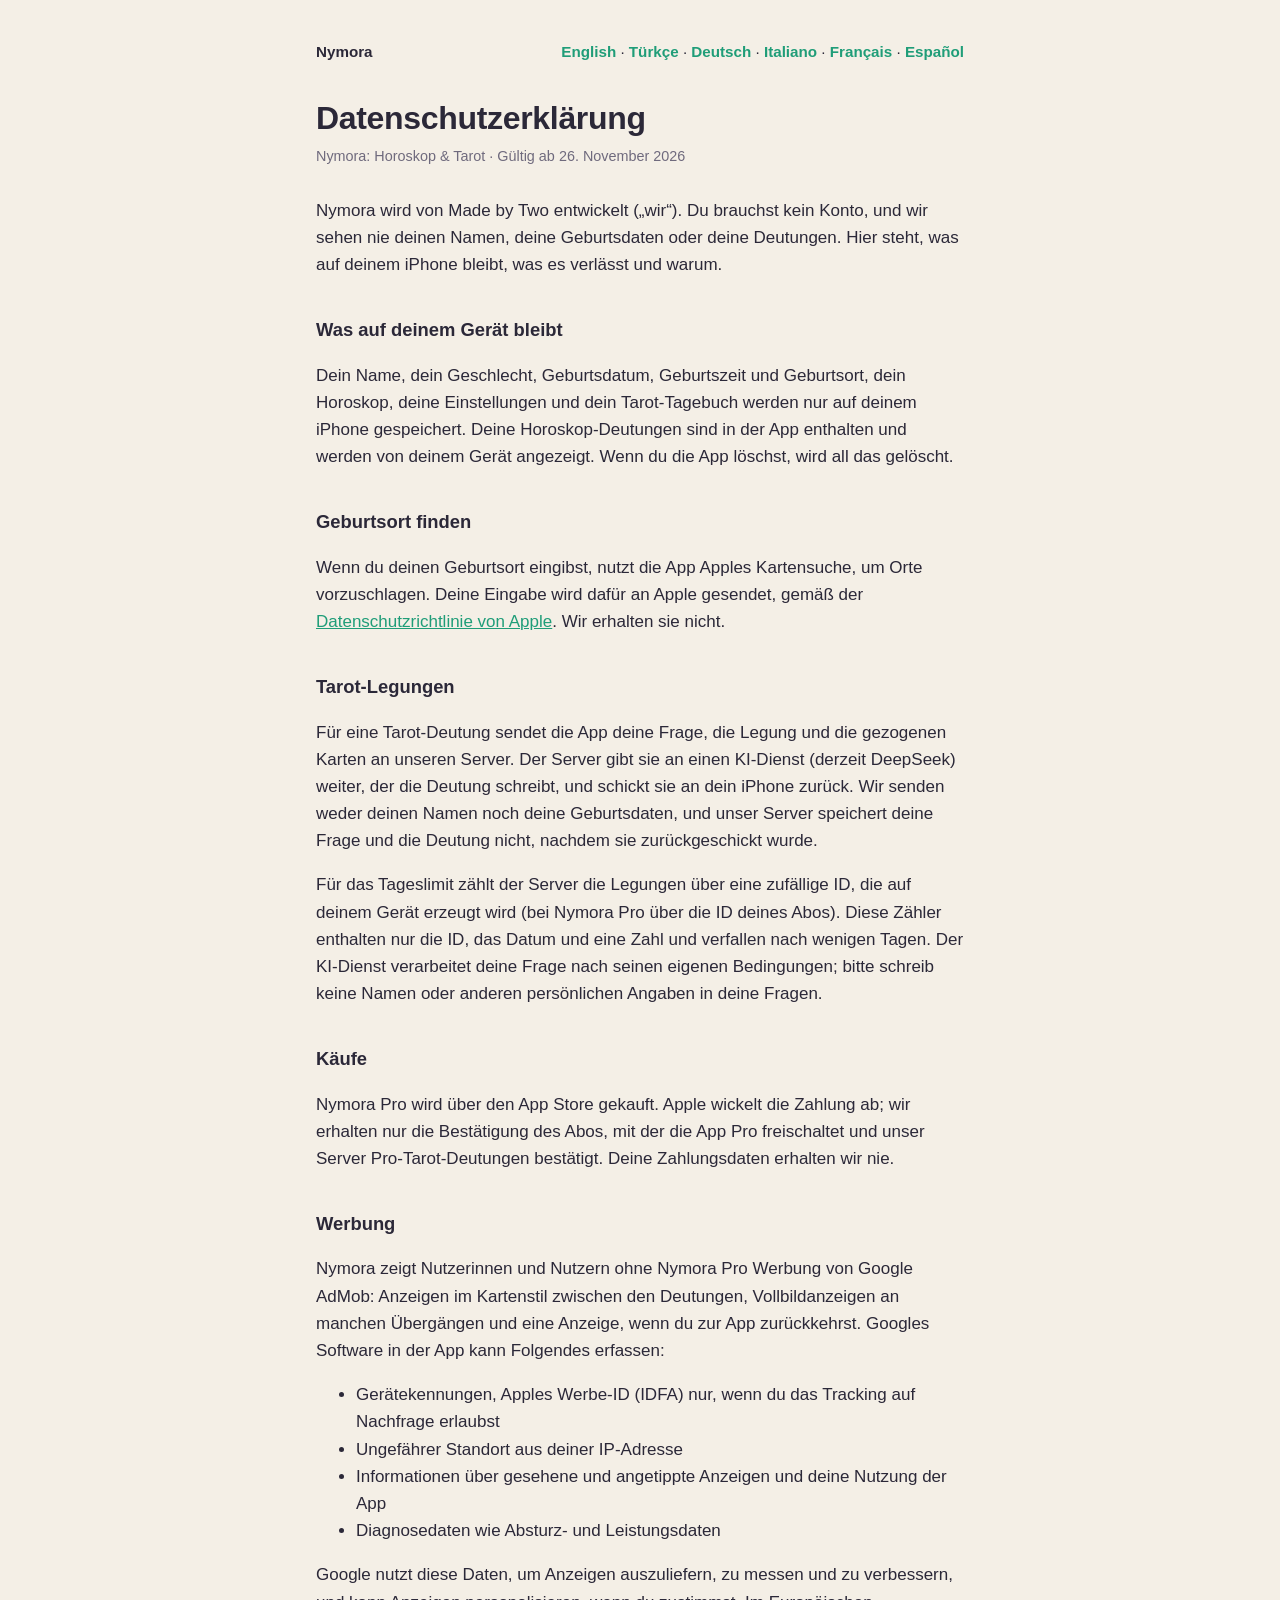
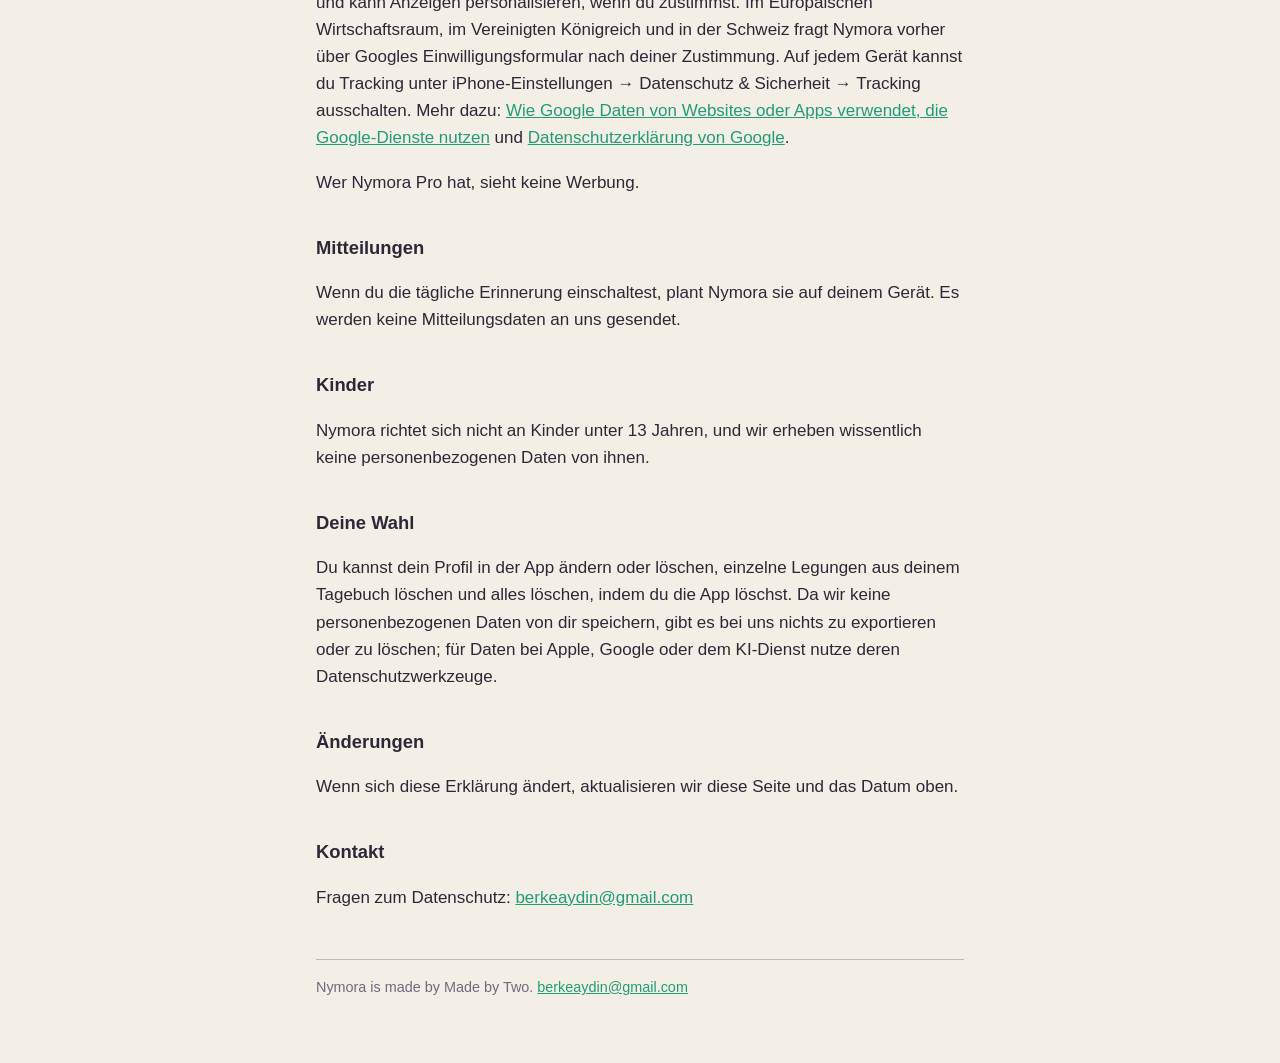
<file: nymora/privacy/de/index.html>
<!doctype html>
<html lang="de">
<head>
<meta charset="utf-8">
<meta name="viewport" content="width=device-width, initial-scale=1">
<title>Nymora Datenschutzerklärung</title>
<meta name="description" content="Nymora Datenschutzerklärung">
<link rel="stylesheet" href="/style.css">
<link rel="icon" href="/nymora/icon.png">
<link rel="alternate" hreflang="en" href="https://made-by-two.github.io/nymora/privacy/"><link rel="alternate" hreflang="tr" href="https://made-by-two.github.io/nymora/privacy/tr/"><link rel="alternate" hreflang="de" href="https://made-by-two.github.io/nymora/privacy/de/"><link rel="alternate" hreflang="it" href="https://made-by-two.github.io/nymora/privacy/it/"><link rel="alternate" hreflang="fr" href="https://made-by-two.github.io/nymora/privacy/fr/"><link rel="alternate" hreflang="es" href="https://made-by-two.github.io/nymora/privacy/es/">
</head>
<body>
<main>
<nav><a class="home" href="/nymora/privacy/de/">Nymora</a><span><a href="/nymora/privacy/">English</a> · <a href="/nymora/privacy/tr/">Türkçe</a> · <a href="/nymora/privacy/de/" aria-current="page">Deutsch</a> · <a href="/nymora/privacy/it/">Italiano</a> · <a href="/nymora/privacy/fr/">Français</a> · <a href="/nymora/privacy/es/">Español</a></span></nav>

<h1>Datenschutzerklärung</h1>
<p class="updated">Nymora: Horoskop &amp; Tarot · Gültig ab 26. November 2026</p>
<p>Nymora wird von Made by Two entwickelt („wir“). Du brauchst kein Konto, und wir sehen nie deinen Namen, deine Geburtsdaten oder deine Deutungen. Hier steht, was auf deinem iPhone bleibt, was es verlässt und warum.</p>

<h2>Was auf deinem Gerät bleibt</h2>
<p>Dein Name, dein Geschlecht, Geburtsdatum, Geburtszeit und Geburtsort, dein Horoskop, deine Einstellungen und dein Tarot-Tagebuch werden nur auf deinem iPhone gespeichert. Deine Horoskop-Deutungen sind in der App enthalten und werden von deinem Gerät angezeigt. Wenn du die App löschst, wird all das gelöscht.</p>

<h2>Geburtsort finden</h2>
<p>Wenn du deinen Geburtsort eingibst, nutzt die App Apples Kartensuche, um Orte vorzuschlagen. Deine Eingabe wird dafür an Apple gesendet, gemäß der <a href="https://www.apple.com/legal/privacy/">Datenschutzrichtlinie von Apple</a>. Wir erhalten sie nicht.</p>

<h2>Tarot-Legungen</h2>
<p>Für eine Tarot-Deutung sendet die App deine Frage, die Legung und die gezogenen Karten an unseren Server. Der Server gibt sie an einen KI-Dienst (derzeit DeepSeek) weiter, der die Deutung schreibt, und schickt sie an dein iPhone zurück. Wir senden weder deinen Namen noch deine Geburtsdaten, und unser Server speichert deine Frage und die Deutung nicht, nachdem sie zurückgeschickt wurde.</p><p>Für das Tageslimit zählt der Server die Legungen über eine zufällige ID, die auf deinem Gerät erzeugt wird (bei Nymora Pro über die ID deines Abos). Diese Zähler enthalten nur die ID, das Datum und eine Zahl und verfallen nach wenigen Tagen. Der KI-Dienst verarbeitet deine Frage nach seinen eigenen Bedingungen; bitte schreib keine Namen oder anderen persönlichen Angaben in deine Fragen.</p>

<h2>Käufe</h2>
<p>Nymora Pro wird über den App Store gekauft. Apple wickelt die Zahlung ab; wir erhalten nur die Bestätigung des Abos, mit der die App Pro freischaltet und unser Server Pro-Tarot-Deutungen bestätigt. Deine Zahlungsdaten erhalten wir nie.</p>

<h2>Werbung</h2>
<p>Nymora zeigt Nutzerinnen und Nutzern ohne Nymora Pro Werbung von Google AdMob: Anzeigen im Kartenstil zwischen den Deutungen, Vollbildanzeigen an manchen Übergängen und eine Anzeige, wenn du zur App zurückkehrst. Googles Software in der App kann Folgendes erfassen:</p><ul><li>Gerätekennungen, Apples Werbe-ID (IDFA) nur, wenn du das Tracking auf Nachfrage erlaubst</li><li>Ungefährer Standort aus deiner IP-Adresse</li><li>Informationen über gesehene und angetippte Anzeigen und deine Nutzung der App</li><li>Diagnosedaten wie Absturz- und Leistungsdaten</li></ul><p>Google nutzt diese Daten, um Anzeigen auszuliefern, zu messen und zu verbessern, und kann Anzeigen personalisieren, wenn du zustimmst. Im Europäischen Wirtschaftsraum, im Vereinigten Königreich und in der Schweiz fragt Nymora vorher über Googles Einwilligungsformular nach deiner Zustimmung. Auf jedem Gerät kannst du Tracking unter iPhone-Einstellungen → Datenschutz &amp; Sicherheit → Tracking ausschalten. Mehr dazu: <a href="https://policies.google.com/technologies/partner-sites">Wie Google Daten von Websites oder Apps verwendet, die Google-Dienste nutzen</a> und <a href="https://policies.google.com/privacy">Datenschutzerklärung von Google</a>.</p><p>Wer Nymora Pro hat, sieht keine Werbung.</p>

<h2>Mitteilungen</h2>
<p>Wenn du die tägliche Erinnerung einschaltest, plant Nymora sie auf deinem Gerät. Es werden keine Mitteilungsdaten an uns gesendet.</p>

<h2>Kinder</h2>
<p>Nymora richtet sich nicht an Kinder unter 13 Jahren, und wir erheben wissentlich keine personenbezogenen Daten von ihnen.</p>

<h2>Deine Wahl</h2>
<p>Du kannst dein Profil in der App ändern oder löschen, einzelne Legungen aus deinem Tagebuch löschen und alles löschen, indem du die App löschst. Da wir keine personenbezogenen Daten von dir speichern, gibt es bei uns nichts zu exportieren oder zu löschen; für Daten bei Apple, Google oder dem KI-Dienst nutze deren Datenschutzwerkzeuge.</p>

<h2>Änderungen</h2>
<p>Wenn sich diese Erklärung ändert, aktualisieren wir diese Seite und das Datum oben.</p>

<h2>Kontakt</h2>
<p>Fragen zum Datenschutz: <a href="mailto:berkeaydin@gmail.com">berkeaydin@gmail.com</a></p>

<footer>Nymora is made by Made by Two. <a href="mailto:berkeaydin@gmail.com">berkeaydin@gmail.com</a></footer>
</main>
</body>
</html>
</file>
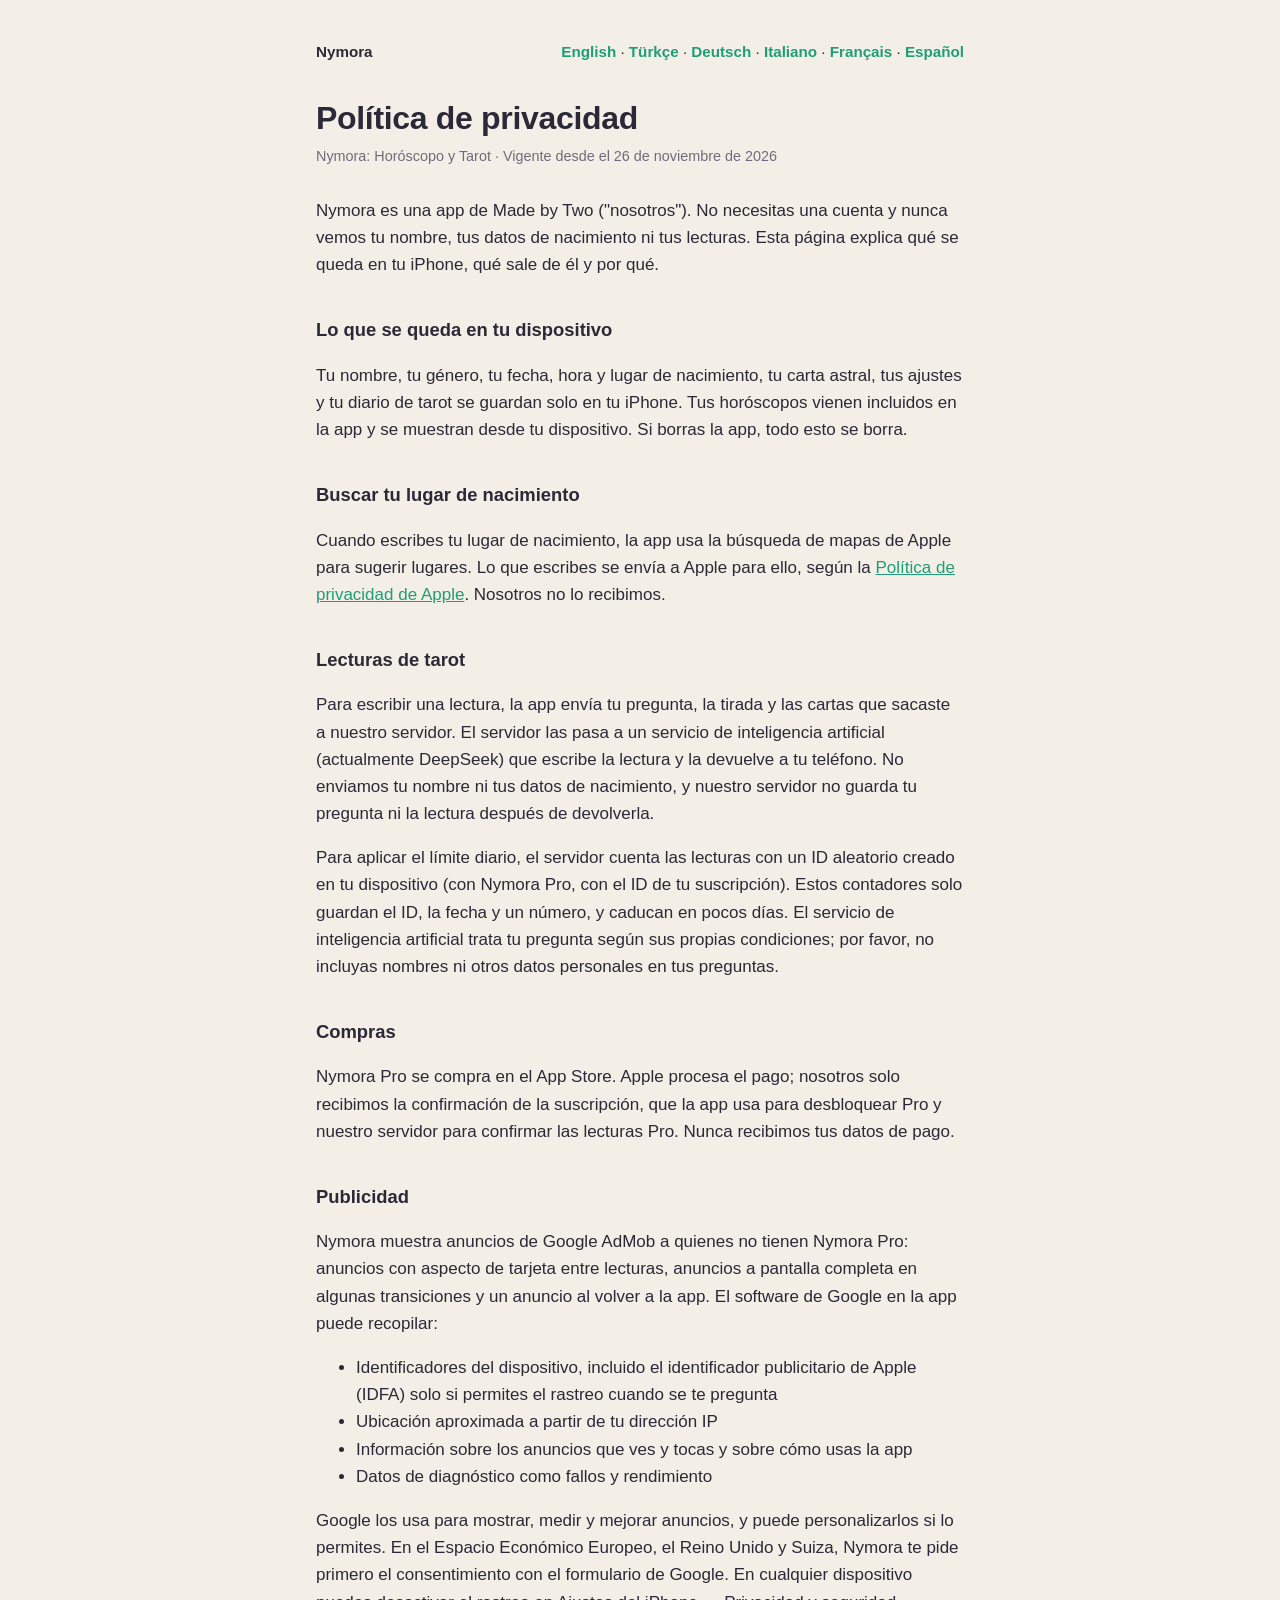
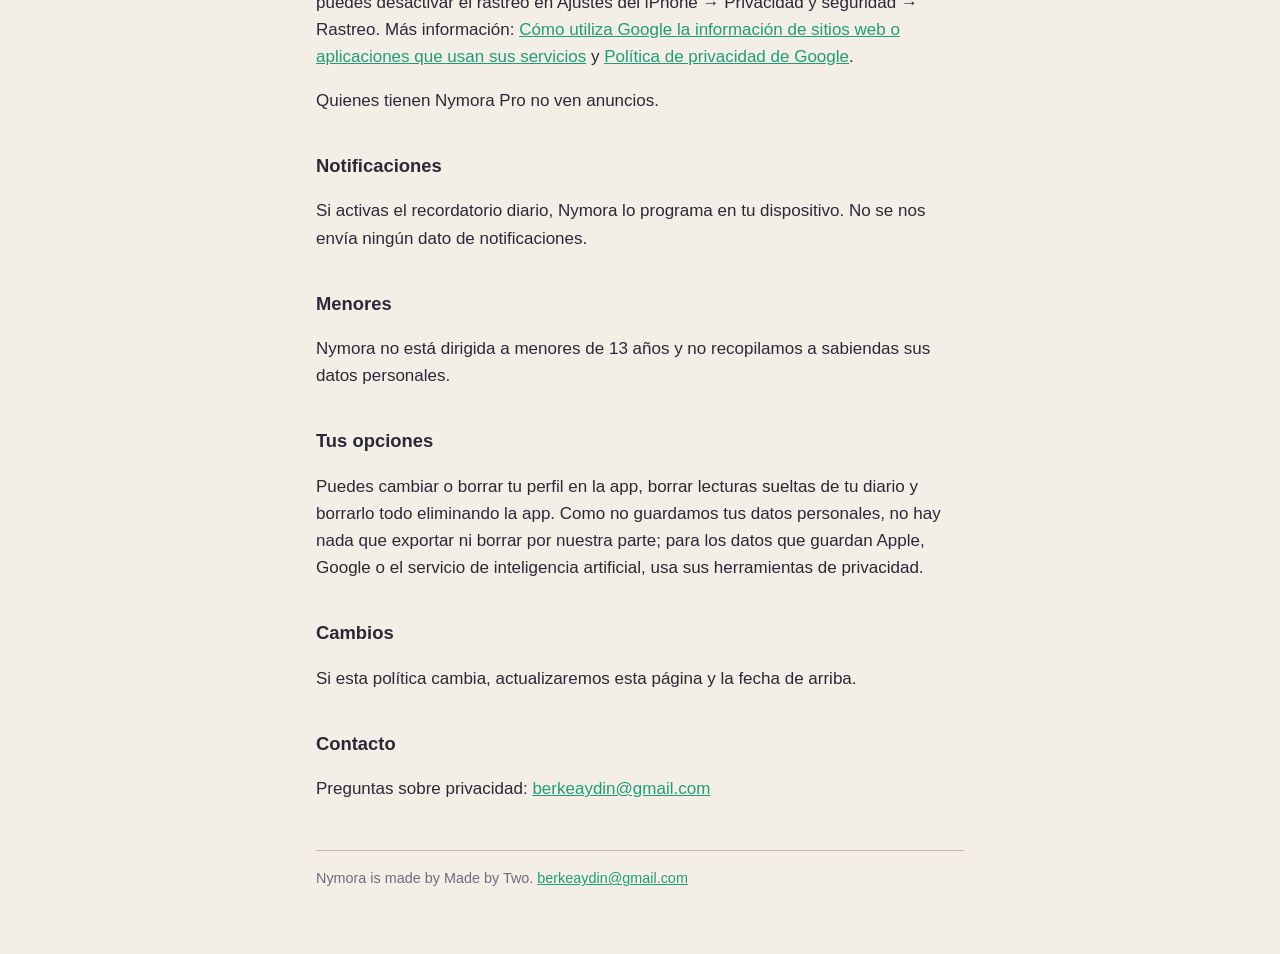
<file: nymora/privacy/es/index.html>
<!doctype html>
<html lang="es">
<head>
<meta charset="utf-8">
<meta name="viewport" content="width=device-width, initial-scale=1">
<title>Nymora Política de privacidad</title>
<meta name="description" content="Nymora Política de privacidad">
<link rel="stylesheet" href="/style.css">
<link rel="icon" href="/nymora/icon.png">
<link rel="alternate" hreflang="en" href="https://made-by-two.github.io/nymora/privacy/"><link rel="alternate" hreflang="tr" href="https://made-by-two.github.io/nymora/privacy/tr/"><link rel="alternate" hreflang="de" href="https://made-by-two.github.io/nymora/privacy/de/"><link rel="alternate" hreflang="it" href="https://made-by-two.github.io/nymora/privacy/it/"><link rel="alternate" hreflang="fr" href="https://made-by-two.github.io/nymora/privacy/fr/"><link rel="alternate" hreflang="es" href="https://made-by-two.github.io/nymora/privacy/es/">
</head>
<body>
<main>
<nav><a class="home" href="/nymora/privacy/es/">Nymora</a><span><a href="/nymora/privacy/">English</a> · <a href="/nymora/privacy/tr/">Türkçe</a> · <a href="/nymora/privacy/de/">Deutsch</a> · <a href="/nymora/privacy/it/">Italiano</a> · <a href="/nymora/privacy/fr/">Français</a> · <a href="/nymora/privacy/es/" aria-current="page">Español</a></span></nav>

<h1>Política de privacidad</h1>
<p class="updated">Nymora: Horóscopo y Tarot · Vigente desde el 26 de noviembre de 2026</p>
<p>Nymora es una app de Made by Two ("nosotros"). No necesitas una cuenta y nunca vemos tu nombre, tus datos de nacimiento ni tus lecturas. Esta página explica qué se queda en tu iPhone, qué sale de él y por qué.</p>

<h2>Lo que se queda en tu dispositivo</h2>
<p>Tu nombre, tu género, tu fecha, hora y lugar de nacimiento, tu carta astral, tus ajustes y tu diario de tarot se guardan solo en tu iPhone. Tus horóscopos vienen incluidos en la app y se muestran desde tu dispositivo. Si borras la app, todo esto se borra.</p>

<h2>Buscar tu lugar de nacimiento</h2>
<p>Cuando escribes tu lugar de nacimiento, la app usa la búsqueda de mapas de Apple para sugerir lugares. Lo que escribes se envía a Apple para ello, según la <a href="https://www.apple.com/legal/privacy/">Política de privacidad de Apple</a>. Nosotros no lo recibimos.</p>

<h2>Lecturas de tarot</h2>
<p>Para escribir una lectura, la app envía tu pregunta, la tirada y las cartas que sacaste a nuestro servidor. El servidor las pasa a un servicio de inteligencia artificial (actualmente DeepSeek) que escribe la lectura y la devuelve a tu teléfono. No enviamos tu nombre ni tus datos de nacimiento, y nuestro servidor no guarda tu pregunta ni la lectura después de devolverla.</p><p>Para aplicar el límite diario, el servidor cuenta las lecturas con un ID aleatorio creado en tu dispositivo (con Nymora Pro, con el ID de tu suscripción). Estos contadores solo guardan el ID, la fecha y un número, y caducan en pocos días. El servicio de inteligencia artificial trata tu pregunta según sus propias condiciones; por favor, no incluyas nombres ni otros datos personales en tus preguntas.</p>

<h2>Compras</h2>
<p>Nymora Pro se compra en el App Store. Apple procesa el pago; nosotros solo recibimos la confirmación de la suscripción, que la app usa para desbloquear Pro y nuestro servidor para confirmar las lecturas Pro. Nunca recibimos tus datos de pago.</p>

<h2>Publicidad</h2>
<p>Nymora muestra anuncios de Google AdMob a quienes no tienen Nymora Pro: anuncios con aspecto de tarjeta entre lecturas, anuncios a pantalla completa en algunas transiciones y un anuncio al volver a la app. El software de Google en la app puede recopilar:</p><ul><li>Identificadores del dispositivo, incluido el identificador publicitario de Apple (IDFA) solo si permites el rastreo cuando se te pregunta</li><li>Ubicación aproximada a partir de tu dirección IP</li><li>Información sobre los anuncios que ves y tocas y sobre cómo usas la app</li><li>Datos de diagnóstico como fallos y rendimiento</li></ul><p>Google los usa para mostrar, medir y mejorar anuncios, y puede personalizarlos si lo permites. En el Espacio Económico Europeo, el Reino Unido y Suiza, Nymora te pide primero el consentimiento con el formulario de Google. En cualquier dispositivo puedes desactivar el rastreo en Ajustes del iPhone → Privacidad y seguridad → Rastreo. Más información: <a href="https://policies.google.com/technologies/partner-sites">Cómo utiliza Google la información de sitios web o aplicaciones que usan sus servicios</a> y <a href="https://policies.google.com/privacy">Política de privacidad de Google</a>.</p><p>Quienes tienen Nymora Pro no ven anuncios.</p>

<h2>Notificaciones</h2>
<p>Si activas el recordatorio diario, Nymora lo programa en tu dispositivo. No se nos envía ningún dato de notificaciones.</p>

<h2>Menores</h2>
<p>Nymora no está dirigida a menores de 13 años y no recopilamos a sabiendas sus datos personales.</p>

<h2>Tus opciones</h2>
<p>Puedes cambiar o borrar tu perfil en la app, borrar lecturas sueltas de tu diario y borrarlo todo eliminando la app. Como no guardamos tus datos personales, no hay nada que exportar ni borrar por nuestra parte; para los datos que guardan Apple, Google o el servicio de inteligencia artificial, usa sus herramientas de privacidad.</p>

<h2>Cambios</h2>
<p>Si esta política cambia, actualizaremos esta página y la fecha de arriba.</p>

<h2>Contacto</h2>
<p>Preguntas sobre privacidad: <a href="mailto:berkeaydin@gmail.com">berkeaydin@gmail.com</a></p>

<footer>Nymora is made by Made by Two. <a href="mailto:berkeaydin@gmail.com">berkeaydin@gmail.com</a></footer>
</main>
</body>
</html>
</file>
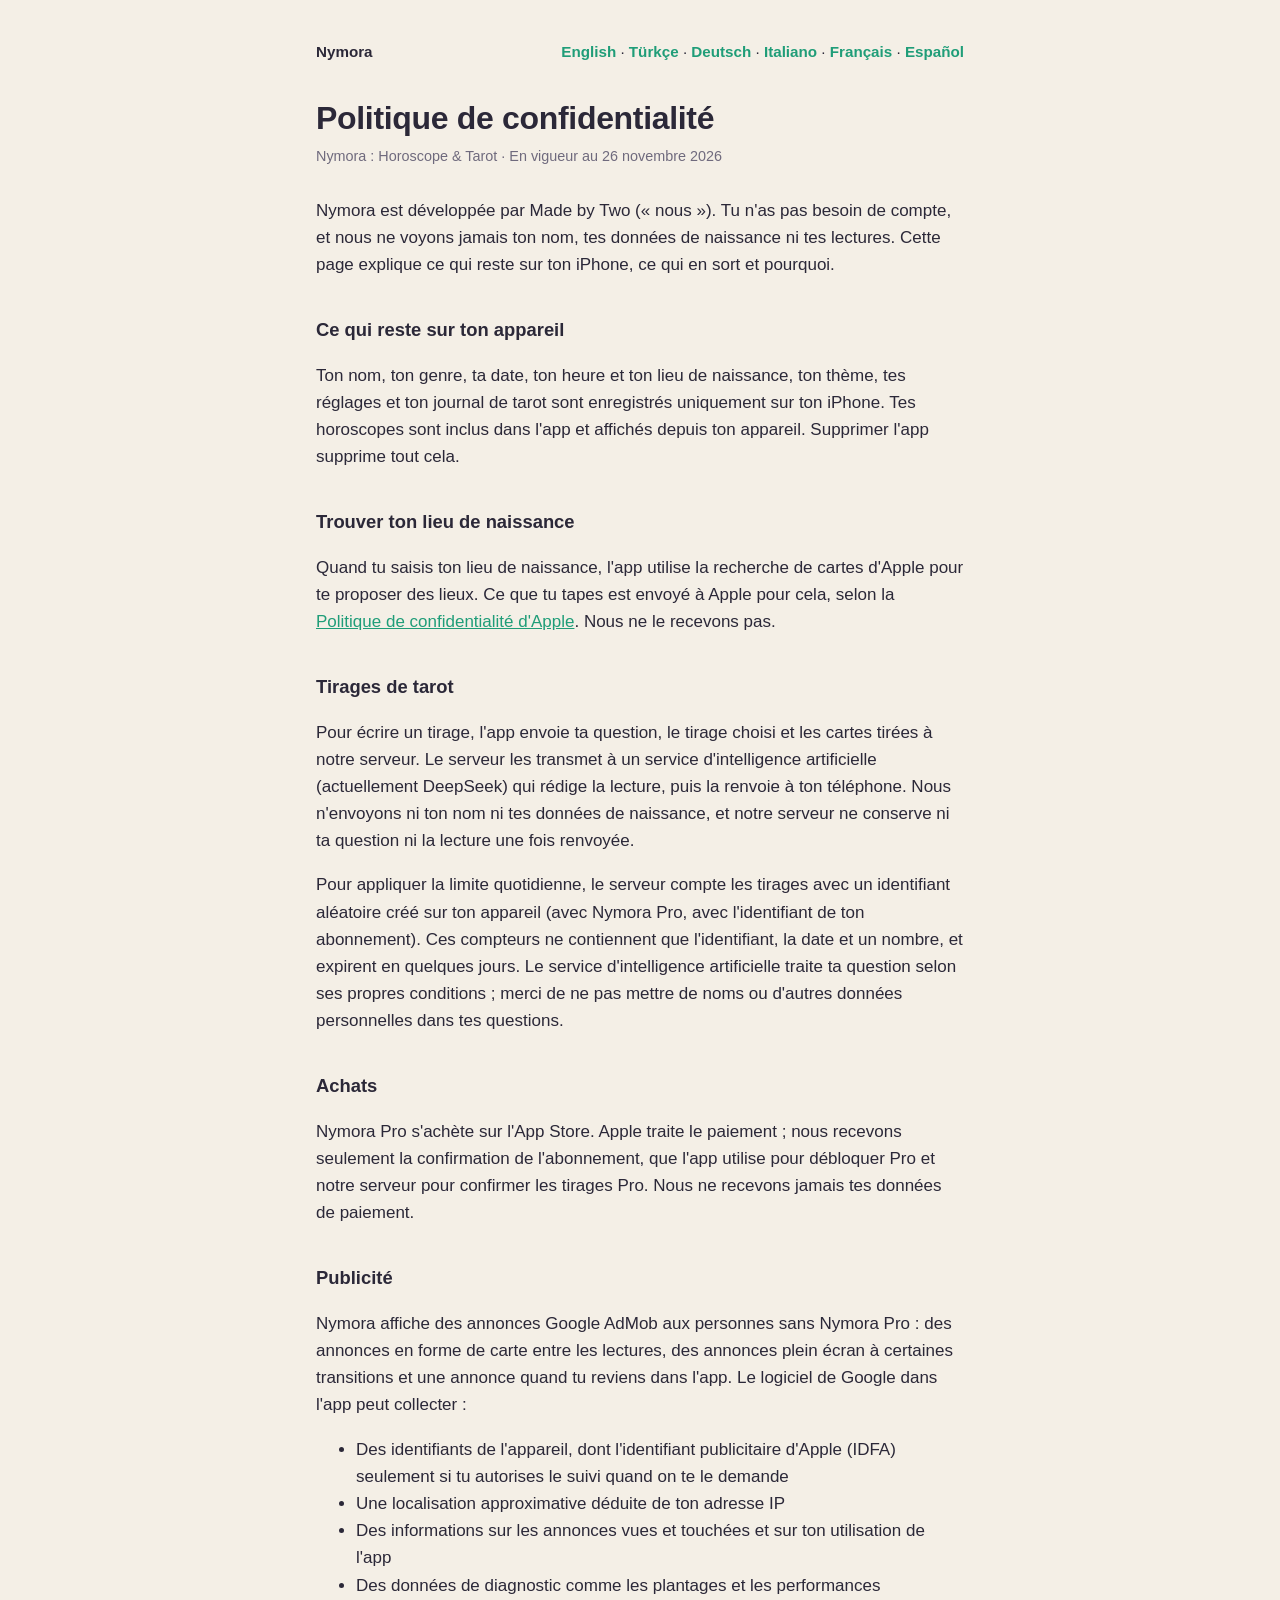
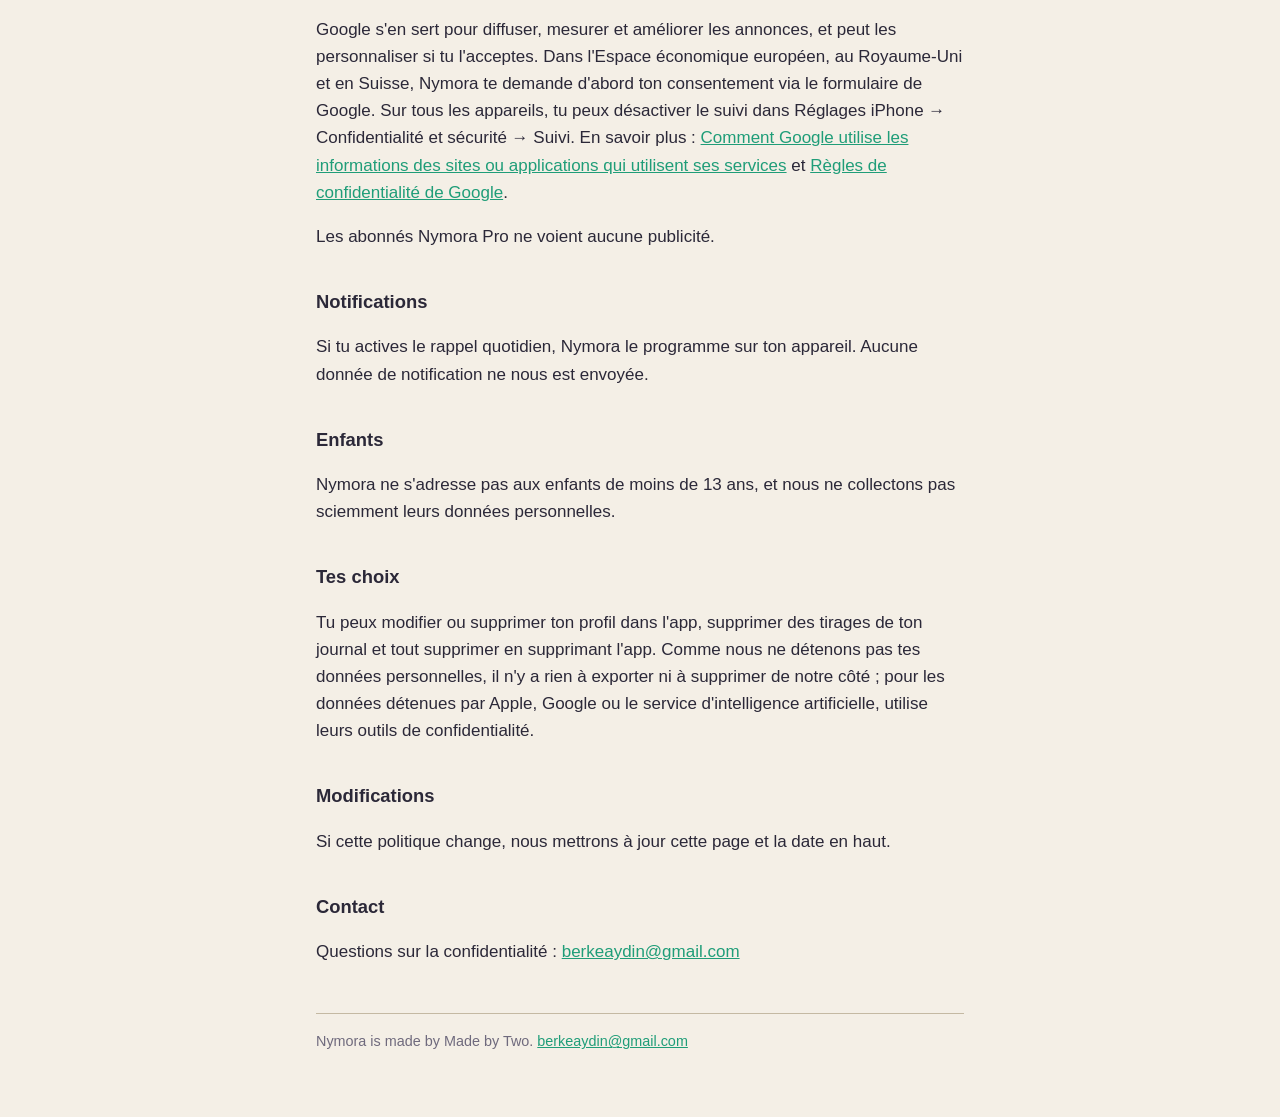
<file: nymora/privacy/fr/index.html>
<!doctype html>
<html lang="fr">
<head>
<meta charset="utf-8">
<meta name="viewport" content="width=device-width, initial-scale=1">
<title>Nymora Politique de confidentialité</title>
<meta name="description" content="Nymora Politique de confidentialité">
<link rel="stylesheet" href="/style.css">
<link rel="icon" href="/nymora/icon.png">
<link rel="alternate" hreflang="en" href="https://made-by-two.github.io/nymora/privacy/"><link rel="alternate" hreflang="tr" href="https://made-by-two.github.io/nymora/privacy/tr/"><link rel="alternate" hreflang="de" href="https://made-by-two.github.io/nymora/privacy/de/"><link rel="alternate" hreflang="it" href="https://made-by-two.github.io/nymora/privacy/it/"><link rel="alternate" hreflang="fr" href="https://made-by-two.github.io/nymora/privacy/fr/"><link rel="alternate" hreflang="es" href="https://made-by-two.github.io/nymora/privacy/es/">
</head>
<body>
<main>
<nav><a class="home" href="/nymora/privacy/fr/">Nymora</a><span><a href="/nymora/privacy/">English</a> · <a href="/nymora/privacy/tr/">Türkçe</a> · <a href="/nymora/privacy/de/">Deutsch</a> · <a href="/nymora/privacy/it/">Italiano</a> · <a href="/nymora/privacy/fr/" aria-current="page">Français</a> · <a href="/nymora/privacy/es/">Español</a></span></nav>

<h1>Politique de confidentialité</h1>
<p class="updated">Nymora : Horoscope &amp; Tarot · En vigueur au 26 novembre 2026</p>
<p>Nymora est développée par Made by Two (« nous »). Tu n'as pas besoin de compte, et nous ne voyons jamais ton nom, tes données de naissance ni tes lectures. Cette page explique ce qui reste sur ton iPhone, ce qui en sort et pourquoi.</p>

<h2>Ce qui reste sur ton appareil</h2>
<p>Ton nom, ton genre, ta date, ton heure et ton lieu de naissance, ton thème, tes réglages et ton journal de tarot sont enregistrés uniquement sur ton iPhone. Tes horoscopes sont inclus dans l'app et affichés depuis ton appareil. Supprimer l'app supprime tout cela.</p>

<h2>Trouver ton lieu de naissance</h2>
<p>Quand tu saisis ton lieu de naissance, l'app utilise la recherche de cartes d'Apple pour te proposer des lieux. Ce que tu tapes est envoyé à Apple pour cela, selon la <a href="https://www.apple.com/legal/privacy/">Politique de confidentialité d'Apple</a>. Nous ne le recevons pas.</p>

<h2>Tirages de tarot</h2>
<p>Pour écrire un tirage, l'app envoie ta question, le tirage choisi et les cartes tirées à notre serveur. Le serveur les transmet à un service d'intelligence artificielle (actuellement DeepSeek) qui rédige la lecture, puis la renvoie à ton téléphone. Nous n'envoyons ni ton nom ni tes données de naissance, et notre serveur ne conserve ni ta question ni la lecture une fois renvoyée.</p><p>Pour appliquer la limite quotidienne, le serveur compte les tirages avec un identifiant aléatoire créé sur ton appareil (avec Nymora Pro, avec l'identifiant de ton abonnement). Ces compteurs ne contiennent que l'identifiant, la date et un nombre, et expirent en quelques jours. Le service d'intelligence artificielle traite ta question selon ses propres conditions ; merci de ne pas mettre de noms ou d'autres données personnelles dans tes questions.</p>

<h2>Achats</h2>
<p>Nymora Pro s'achète sur l'App Store. Apple traite le paiement ; nous recevons seulement la confirmation de l'abonnement, que l'app utilise pour débloquer Pro et notre serveur pour confirmer les tirages Pro. Nous ne recevons jamais tes données de paiement.</p>

<h2>Publicité</h2>
<p>Nymora affiche des annonces Google AdMob aux personnes sans Nymora Pro : des annonces en forme de carte entre les lectures, des annonces plein écran à certaines transitions et une annonce quand tu reviens dans l'app. Le logiciel de Google dans l'app peut collecter :</p><ul><li>Des identifiants de l'appareil, dont l'identifiant publicitaire d'Apple (IDFA) seulement si tu autorises le suivi quand on te le demande</li><li>Une localisation approximative déduite de ton adresse IP</li><li>Des informations sur les annonces vues et touchées et sur ton utilisation de l'app</li><li>Des données de diagnostic comme les plantages et les performances</li></ul><p>Google s'en sert pour diffuser, mesurer et améliorer les annonces, et peut les personnaliser si tu l'acceptes. Dans l'Espace économique européen, au Royaume-Uni et en Suisse, Nymora te demande d'abord ton consentement via le formulaire de Google. Sur tous les appareils, tu peux désactiver le suivi dans Réglages iPhone → Confidentialité et sécurité → Suivi. En savoir plus : <a href="https://policies.google.com/technologies/partner-sites">Comment Google utilise les informations des sites ou applications qui utilisent ses services</a> et <a href="https://policies.google.com/privacy">Règles de confidentialité de Google</a>.</p><p>Les abonnés Nymora Pro ne voient aucune publicité.</p>

<h2>Notifications</h2>
<p>Si tu actives le rappel quotidien, Nymora le programme sur ton appareil. Aucune donnée de notification ne nous est envoyée.</p>

<h2>Enfants</h2>
<p>Nymora ne s'adresse pas aux enfants de moins de 13 ans, et nous ne collectons pas sciemment leurs données personnelles.</p>

<h2>Tes choix</h2>
<p>Tu peux modifier ou supprimer ton profil dans l'app, supprimer des tirages de ton journal et tout supprimer en supprimant l'app. Comme nous ne détenons pas tes données personnelles, il n'y a rien à exporter ni à supprimer de notre côté ; pour les données détenues par Apple, Google ou le service d'intelligence artificielle, utilise leurs outils de confidentialité.</p>

<h2>Modifications</h2>
<p>Si cette politique change, nous mettrons à jour cette page et la date en haut.</p>

<h2>Contact</h2>
<p>Questions sur la confidentialité : <a href="mailto:berkeaydin@gmail.com">berkeaydin@gmail.com</a></p>

<footer>Nymora is made by Made by Two. <a href="mailto:berkeaydin@gmail.com">berkeaydin@gmail.com</a></footer>
</main>
</body>
</html>
</file>
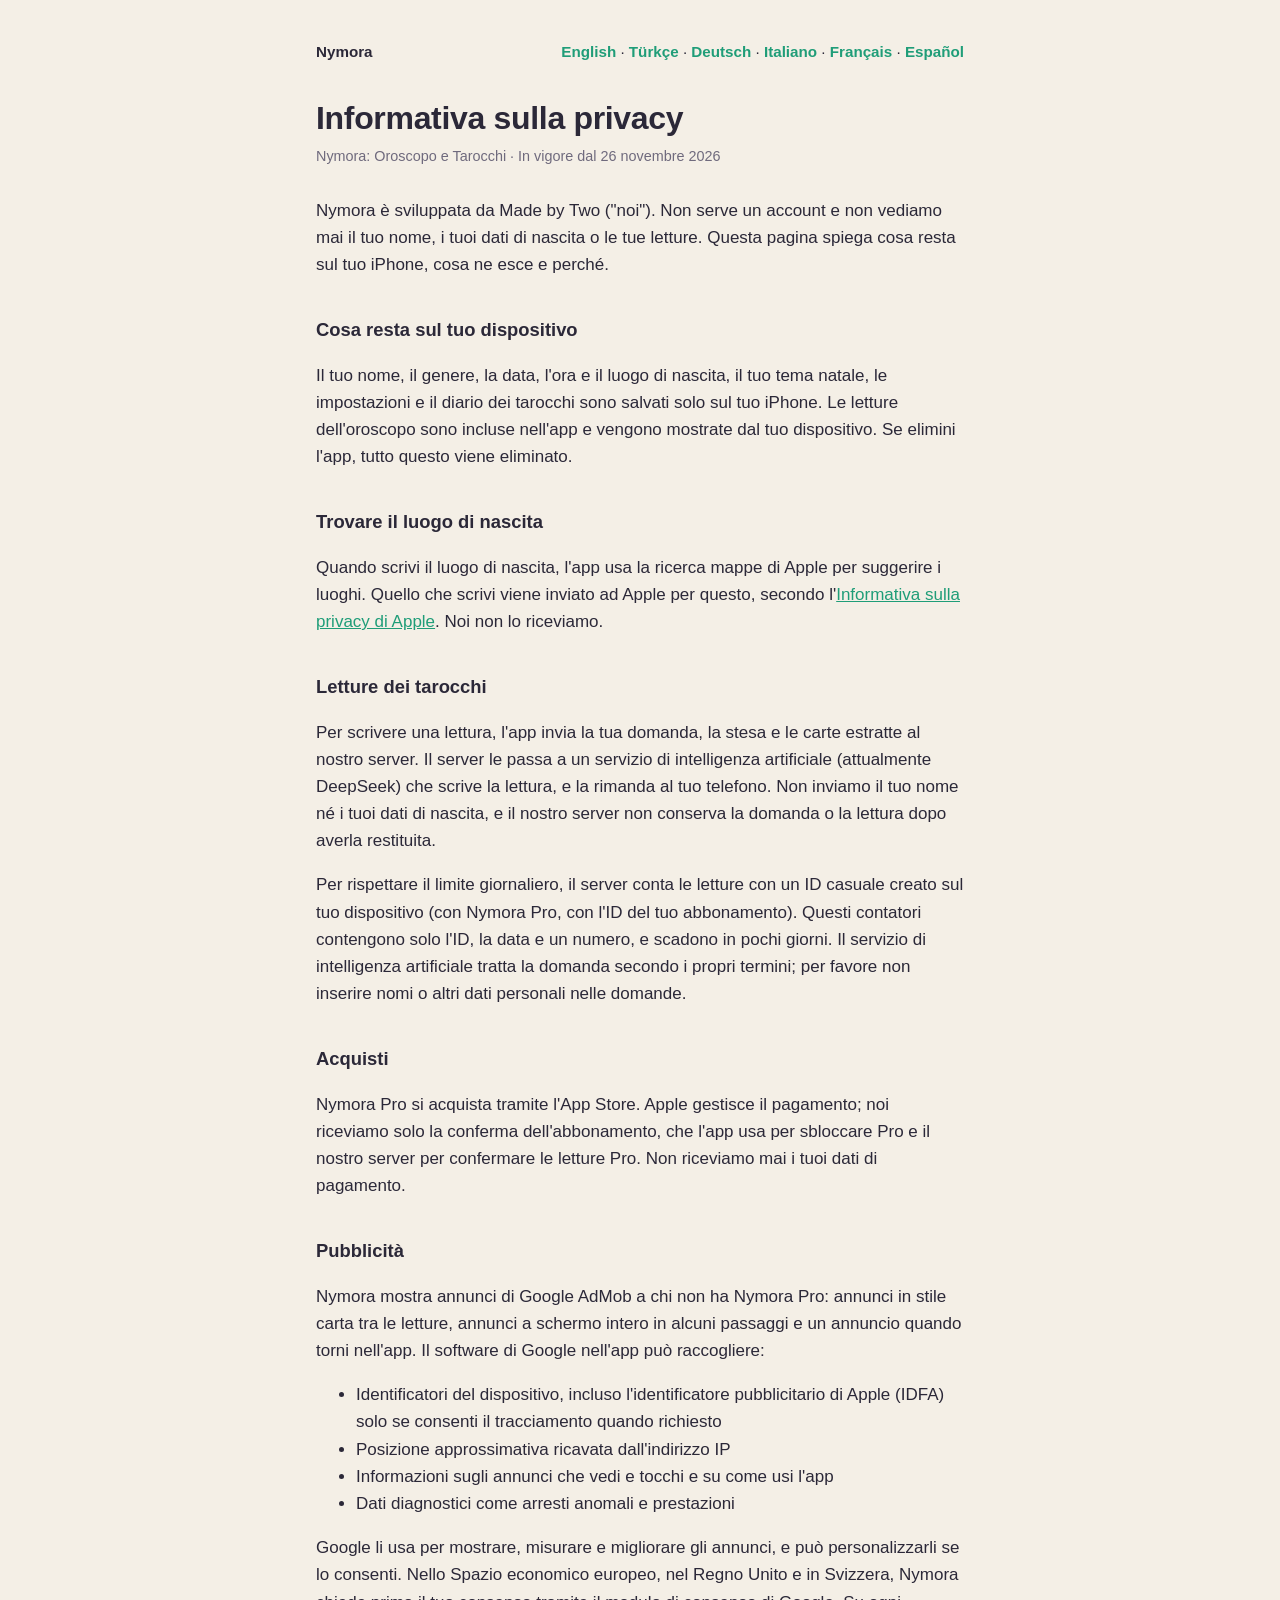
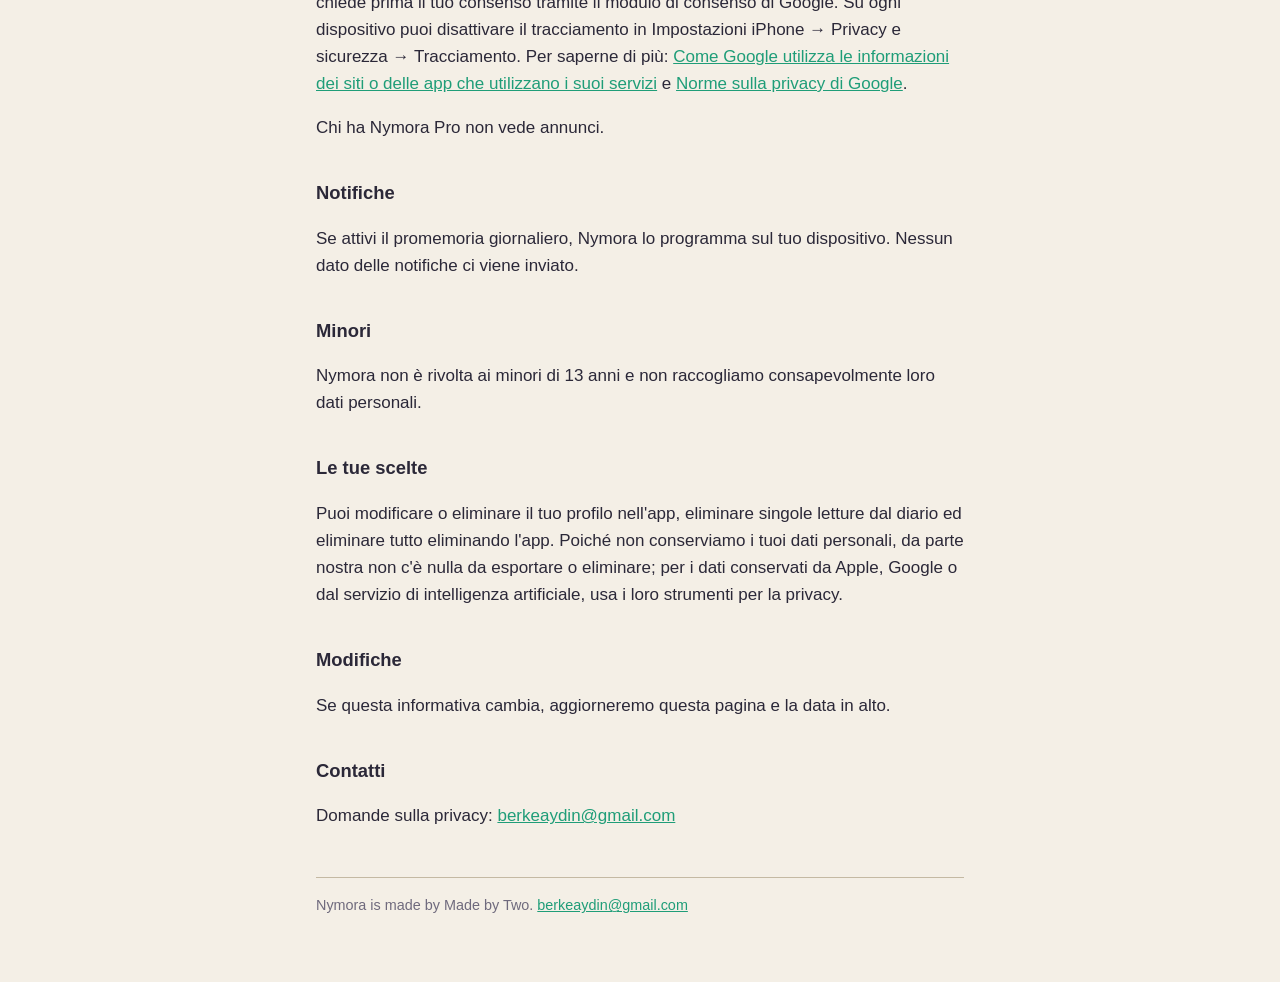
<file: nymora/privacy/it/index.html>
<!doctype html>
<html lang="it">
<head>
<meta charset="utf-8">
<meta name="viewport" content="width=device-width, initial-scale=1">
<title>Nymora Informativa sulla privacy</title>
<meta name="description" content="Nymora Informativa sulla privacy">
<link rel="stylesheet" href="/style.css">
<link rel="icon" href="/nymora/icon.png">
<link rel="alternate" hreflang="en" href="https://made-by-two.github.io/nymora/privacy/"><link rel="alternate" hreflang="tr" href="https://made-by-two.github.io/nymora/privacy/tr/"><link rel="alternate" hreflang="de" href="https://made-by-two.github.io/nymora/privacy/de/"><link rel="alternate" hreflang="it" href="https://made-by-two.github.io/nymora/privacy/it/"><link rel="alternate" hreflang="fr" href="https://made-by-two.github.io/nymora/privacy/fr/"><link rel="alternate" hreflang="es" href="https://made-by-two.github.io/nymora/privacy/es/">
</head>
<body>
<main>
<nav><a class="home" href="/nymora/privacy/it/">Nymora</a><span><a href="/nymora/privacy/">English</a> · <a href="/nymora/privacy/tr/">Türkçe</a> · <a href="/nymora/privacy/de/">Deutsch</a> · <a href="/nymora/privacy/it/" aria-current="page">Italiano</a> · <a href="/nymora/privacy/fr/">Français</a> · <a href="/nymora/privacy/es/">Español</a></span></nav>

<h1>Informativa sulla privacy</h1>
<p class="updated">Nymora: Oroscopo e Tarocchi · In vigore dal 26 novembre 2026</p>
<p>Nymora è sviluppata da Made by Two ("noi"). Non serve un account e non vediamo mai il tuo nome, i tuoi dati di nascita o le tue letture. Questa pagina spiega cosa resta sul tuo iPhone, cosa ne esce e perché.</p>

<h2>Cosa resta sul tuo dispositivo</h2>
<p>Il tuo nome, il genere, la data, l'ora e il luogo di nascita, il tuo tema natale, le impostazioni e il diario dei tarocchi sono salvati solo sul tuo iPhone. Le letture dell'oroscopo sono incluse nell'app e vengono mostrate dal tuo dispositivo. Se elimini l'app, tutto questo viene eliminato.</p>

<h2>Trovare il luogo di nascita</h2>
<p>Quando scrivi il luogo di nascita, l'app usa la ricerca mappe di Apple per suggerire i luoghi. Quello che scrivi viene inviato ad Apple per questo, secondo l'<a href="https://www.apple.com/legal/privacy/">Informativa sulla privacy di Apple</a>. Noi non lo riceviamo.</p>

<h2>Letture dei tarocchi</h2>
<p>Per scrivere una lettura, l'app invia la tua domanda, la stesa e le carte estratte al nostro server. Il server le passa a un servizio di intelligenza artificiale (attualmente DeepSeek) che scrive la lettura, e la rimanda al tuo telefono. Non inviamo il tuo nome né i tuoi dati di nascita, e il nostro server non conserva la domanda o la lettura dopo averla restituita.</p><p>Per rispettare il limite giornaliero, il server conta le letture con un ID casuale creato sul tuo dispositivo (con Nymora Pro, con l'ID del tuo abbonamento). Questi contatori contengono solo l'ID, la data e un numero, e scadono in pochi giorni. Il servizio di intelligenza artificiale tratta la domanda secondo i propri termini; per favore non inserire nomi o altri dati personali nelle domande.</p>

<h2>Acquisti</h2>
<p>Nymora Pro si acquista tramite l'App Store. Apple gestisce il pagamento; noi riceviamo solo la conferma dell'abbonamento, che l'app usa per sbloccare Pro e il nostro server per confermare le letture Pro. Non riceviamo mai i tuoi dati di pagamento.</p>

<h2>Pubblicità</h2>
<p>Nymora mostra annunci di Google AdMob a chi non ha Nymora Pro: annunci in stile carta tra le letture, annunci a schermo intero in alcuni passaggi e un annuncio quando torni nell'app. Il software di Google nell'app può raccogliere:</p><ul><li>Identificatori del dispositivo, incluso l'identificatore pubblicitario di Apple (IDFA) solo se consenti il tracciamento quando richiesto</li><li>Posizione approssimativa ricavata dall'indirizzo IP</li><li>Informazioni sugli annunci che vedi e tocchi e su come usi l'app</li><li>Dati diagnostici come arresti anomali e prestazioni</li></ul><p>Google li usa per mostrare, misurare e migliorare gli annunci, e può personalizzarli se lo consenti. Nello Spazio economico europeo, nel Regno Unito e in Svizzera, Nymora chiede prima il tuo consenso tramite il modulo di consenso di Google. Su ogni dispositivo puoi disattivare il tracciamento in Impostazioni iPhone → Privacy e sicurezza → Tracciamento. Per saperne di più: <a href="https://policies.google.com/technologies/partner-sites">Come Google utilizza le informazioni dei siti o delle app che utilizzano i suoi servizi</a> e <a href="https://policies.google.com/privacy">Norme sulla privacy di Google</a>.</p><p>Chi ha Nymora Pro non vede annunci.</p>

<h2>Notifiche</h2>
<p>Se attivi il promemoria giornaliero, Nymora lo programma sul tuo dispositivo. Nessun dato delle notifiche ci viene inviato.</p>

<h2>Minori</h2>
<p>Nymora non è rivolta ai minori di 13 anni e non raccogliamo consapevolmente loro dati personali.</p>

<h2>Le tue scelte</h2>
<p>Puoi modificare o eliminare il tuo profilo nell'app, eliminare singole letture dal diario ed eliminare tutto eliminando l'app. Poiché non conserviamo i tuoi dati personali, da parte nostra non c'è nulla da esportare o eliminare; per i dati conservati da Apple, Google o dal servizio di intelligenza artificiale, usa i loro strumenti per la privacy.</p>

<h2>Modifiche</h2>
<p>Se questa informativa cambia, aggiorneremo questa pagina e la data in alto.</p>

<h2>Contatti</h2>
<p>Domande sulla privacy: <a href="mailto:berkeaydin@gmail.com">berkeaydin@gmail.com</a></p>

<footer>Nymora is made by Made by Two. <a href="mailto:berkeaydin@gmail.com">berkeaydin@gmail.com</a></footer>
</main>
</body>
</html>
</file>
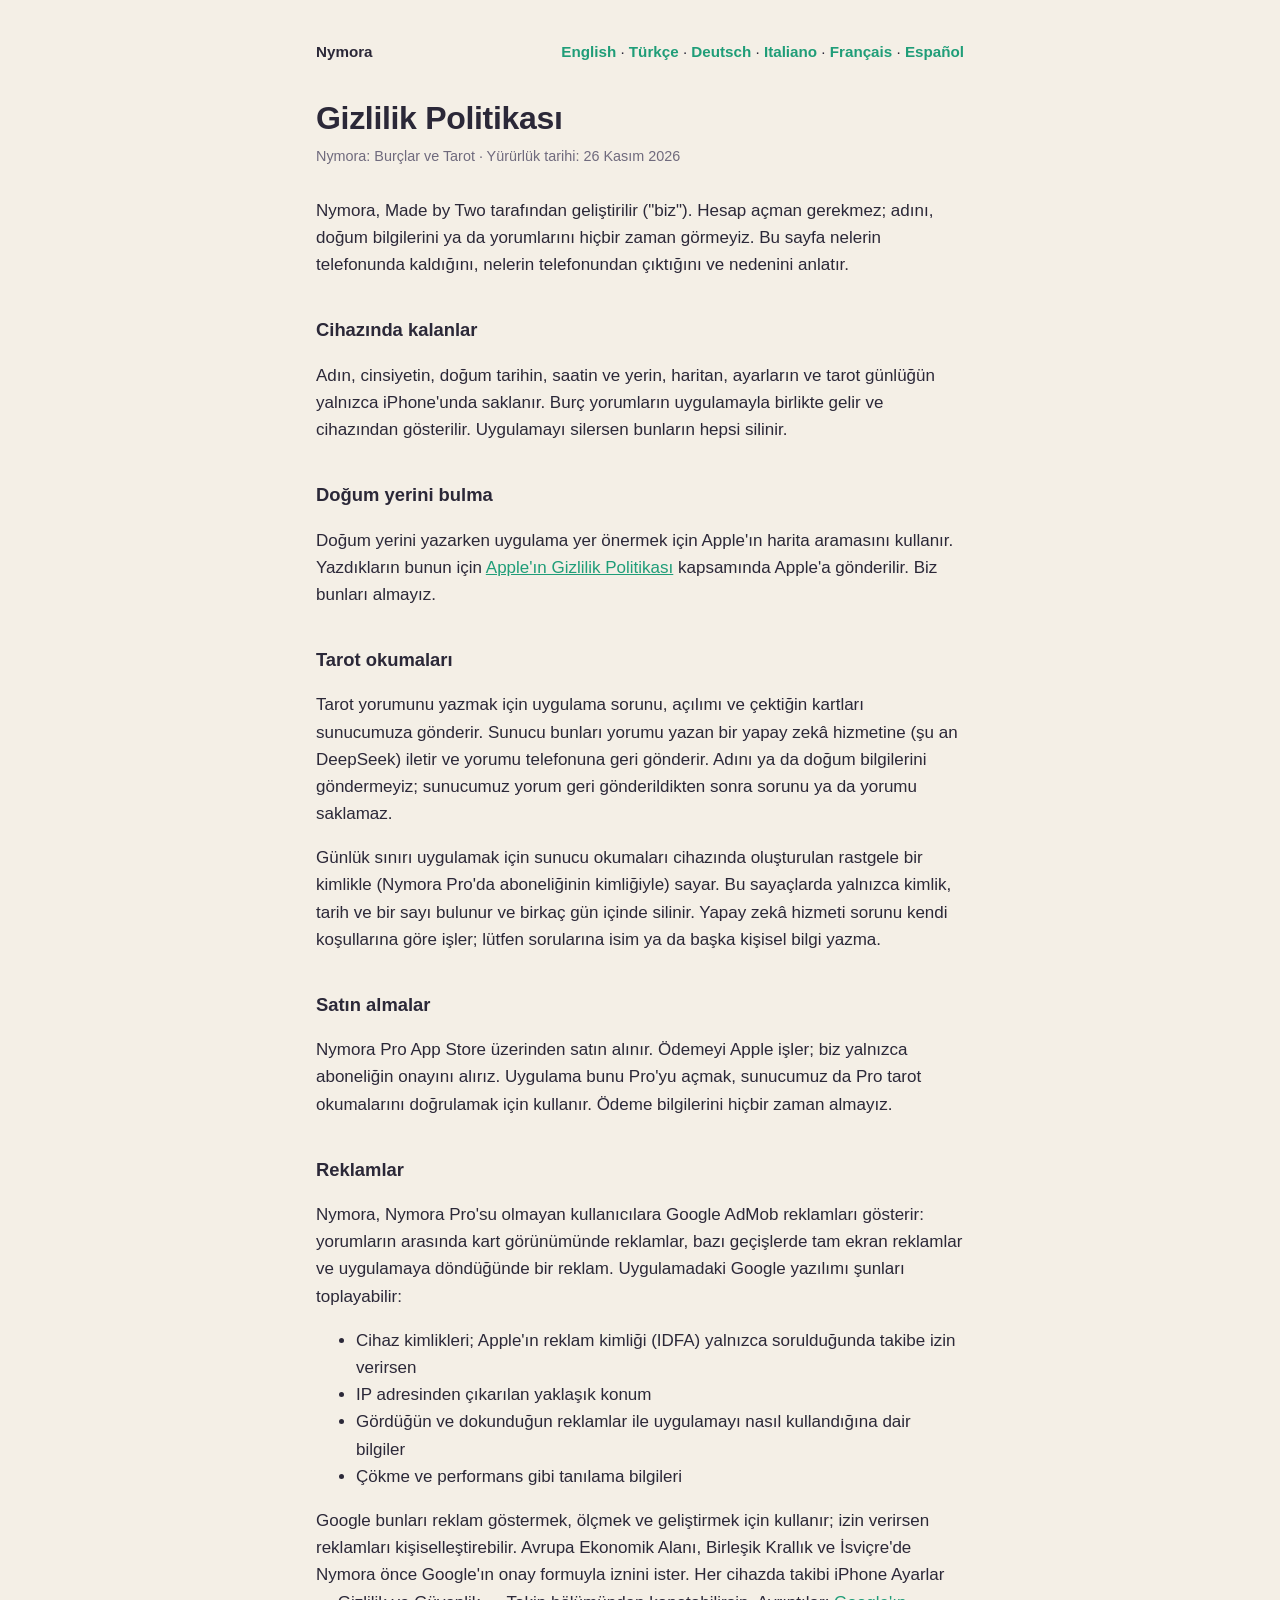
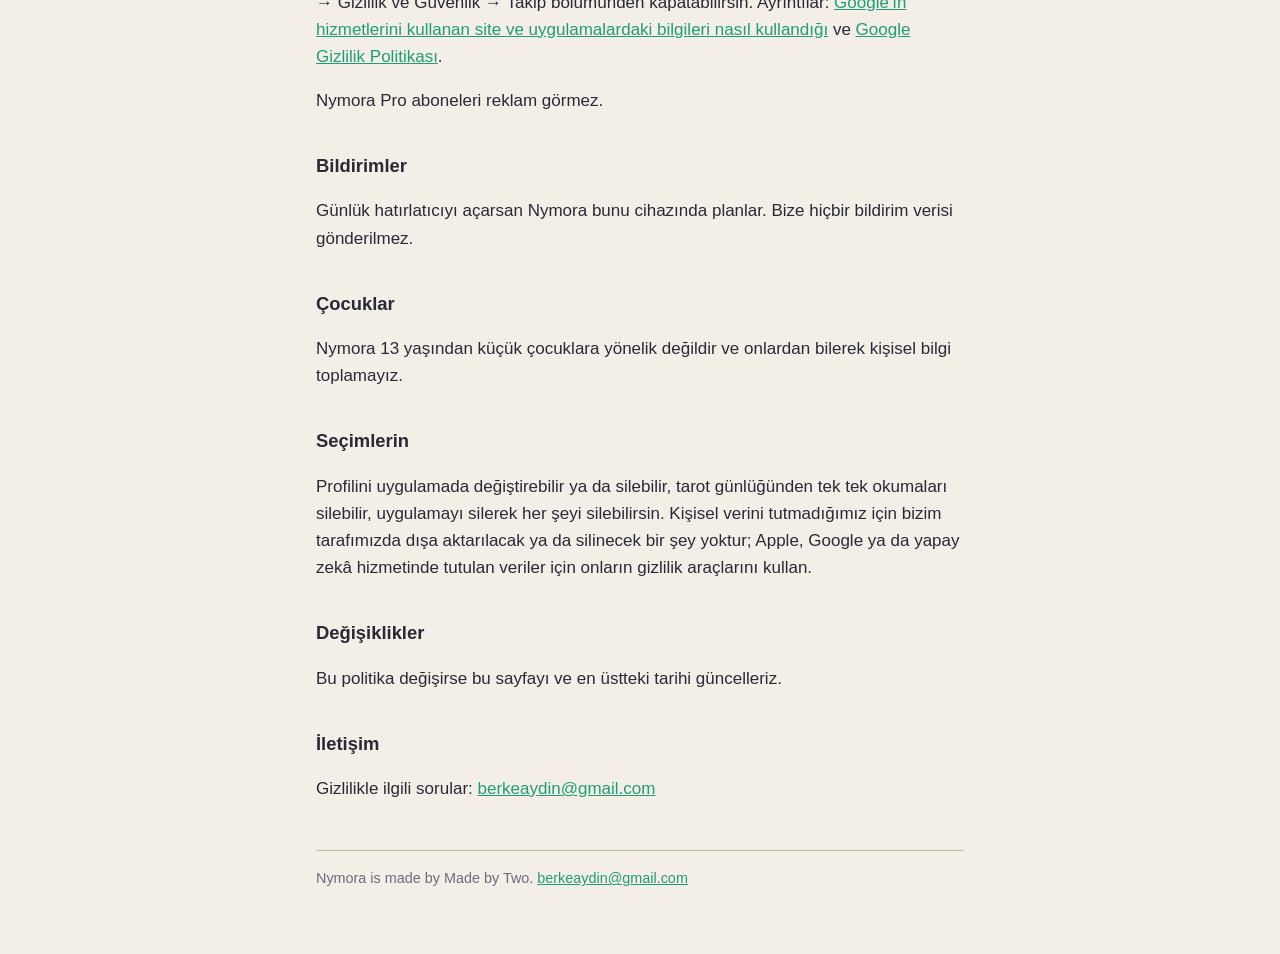
<file: nymora/privacy/tr/index.html>
<!doctype html>
<html lang="tr">
<head>
<meta charset="utf-8">
<meta name="viewport" content="width=device-width, initial-scale=1">
<title>Nymora Gizlilik Politikası</title>
<meta name="description" content="Nymora Gizlilik Politikası">
<link rel="stylesheet" href="/style.css">
<link rel="icon" href="/nymora/icon.png">
<link rel="alternate" hreflang="en" href="https://made-by-two.github.io/nymora/privacy/"><link rel="alternate" hreflang="tr" href="https://made-by-two.github.io/nymora/privacy/tr/"><link rel="alternate" hreflang="de" href="https://made-by-two.github.io/nymora/privacy/de/"><link rel="alternate" hreflang="it" href="https://made-by-two.github.io/nymora/privacy/it/"><link rel="alternate" hreflang="fr" href="https://made-by-two.github.io/nymora/privacy/fr/"><link rel="alternate" hreflang="es" href="https://made-by-two.github.io/nymora/privacy/es/">
</head>
<body>
<main>
<nav><a class="home" href="/nymora/privacy/tr/">Nymora</a><span><a href="/nymora/privacy/">English</a> · <a href="/nymora/privacy/tr/" aria-current="page">Türkçe</a> · <a href="/nymora/privacy/de/">Deutsch</a> · <a href="/nymora/privacy/it/">Italiano</a> · <a href="/nymora/privacy/fr/">Français</a> · <a href="/nymora/privacy/es/">Español</a></span></nav>

<h1>Gizlilik Politikası</h1>
<p class="updated">Nymora: Burçlar ve Tarot · Yürürlük tarihi: 26 Kasım 2026</p>
<p>Nymora, Made by Two tarafından geliştirilir ("biz"). Hesap açman gerekmez; adını, doğum bilgilerini ya da yorumlarını hiçbir zaman görmeyiz. Bu sayfa nelerin telefonunda kaldığını, nelerin telefonundan çıktığını ve nedenini anlatır.</p>

<h2>Cihazında kalanlar</h2>
<p>Adın, cinsiyetin, doğum tarihin, saatin ve yerin, haritan, ayarların ve tarot günlüğün yalnızca iPhone'unda saklanır. Burç yorumların uygulamayla birlikte gelir ve cihazından gösterilir. Uygulamayı silersen bunların hepsi silinir.</p>

<h2>Doğum yerini bulma</h2>
<p>Doğum yerini yazarken uygulama yer önermek için Apple'ın harita aramasını kullanır. Yazdıkların bunun için <a href="https://www.apple.com/legal/privacy/">Apple'ın Gizlilik Politikası</a> kapsamında Apple'a gönderilir. Biz bunları almayız.</p>

<h2>Tarot okumaları</h2>
<p>Tarot yorumunu yazmak için uygulama sorunu, açılımı ve çektiğin kartları sunucumuza gönderir. Sunucu bunları yorumu yazan bir yapay zekâ hizmetine (şu an DeepSeek) iletir ve yorumu telefonuna geri gönderir. Adını ya da doğum bilgilerini göndermeyiz; sunucumuz yorum geri gönderildikten sonra sorunu ya da yorumu saklamaz.</p><p>Günlük sınırı uygulamak için sunucu okumaları cihazında oluşturulan rastgele bir kimlikle (Nymora Pro'da aboneliğinin kimliğiyle) sayar. Bu sayaçlarda yalnızca kimlik, tarih ve bir sayı bulunur ve birkaç gün içinde silinir. Yapay zekâ hizmeti sorunu kendi koşullarına göre işler; lütfen sorularına isim ya da başka kişisel bilgi yazma.</p>

<h2>Satın almalar</h2>
<p>Nymora Pro App Store üzerinden satın alınır. Ödemeyi Apple işler; biz yalnızca aboneliğin onayını alırız. Uygulama bunu Pro'yu açmak, sunucumuz da Pro tarot okumalarını doğrulamak için kullanır. Ödeme bilgilerini hiçbir zaman almayız.</p>

<h2>Reklamlar</h2>
<p>Nymora, Nymora Pro'su olmayan kullanıcılara Google AdMob reklamları gösterir: yorumların arasında kart görünümünde reklamlar, bazı geçişlerde tam ekran reklamlar ve uygulamaya döndüğünde bir reklam. Uygulamadaki Google yazılımı şunları toplayabilir:</p><ul><li>Cihaz kimlikleri; Apple'ın reklam kimliği (IDFA) yalnızca sorulduğunda takibe izin verirsen</li><li>IP adresinden çıkarılan yaklaşık konum</li><li>Gördüğün ve dokunduğun reklamlar ile uygulamayı nasıl kullandığına dair bilgiler</li><li>Çökme ve performans gibi tanılama bilgileri</li></ul><p>Google bunları reklam göstermek, ölçmek ve geliştirmek için kullanır; izin verirsen reklamları kişiselleştirebilir. Avrupa Ekonomik Alanı, Birleşik Krallık ve İsviçre'de Nymora önce Google'ın onay formuyla iznini ister. Her cihazda takibi iPhone Ayarlar → Gizlilik ve Güvenlik → Takip bölümünden kapatabilirsin. Ayrıntılar: <a href="https://policies.google.com/technologies/partner-sites">Google'ın hizmetlerini kullanan site ve uygulamalardaki bilgileri nasıl kullandığı</a> ve <a href="https://policies.google.com/privacy">Google Gizlilik Politikası</a>.</p><p>Nymora Pro aboneleri reklam görmez.</p>

<h2>Bildirimler</h2>
<p>Günlük hatırlatıcıyı açarsan Nymora bunu cihazında planlar. Bize hiçbir bildirim verisi gönderilmez.</p>

<h2>Çocuklar</h2>
<p>Nymora 13 yaşından küçük çocuklara yönelik değildir ve onlardan bilerek kişisel bilgi toplamayız.</p>

<h2>Seçimlerin</h2>
<p>Profilini uygulamada değiştirebilir ya da silebilir, tarot günlüğünden tek tek okumaları silebilir, uygulamayı silerek her şeyi silebilirsin. Kişisel verini tutmadığımız için bizim tarafımızda dışa aktarılacak ya da silinecek bir şey yoktur; Apple, Google ya da yapay zekâ hizmetinde tutulan veriler için onların gizlilik araçlarını kullan.</p>

<h2>Değişiklikler</h2>
<p>Bu politika değişirse bu sayfayı ve en üstteki tarihi güncelleriz.</p>

<h2>İletişim</h2>
<p>Gizlilikle ilgili sorular: <a href="mailto:berkeaydin@gmail.com">berkeaydin@gmail.com</a></p>

<footer>Nymora is made by Made by Two. <a href="mailto:berkeaydin@gmail.com">berkeaydin@gmail.com</a></footer>
</main>
</body>
</html>
</file>
<file: style.css>
:root {
  --bg: #F4EFE6; --surface: #E7DFD0; --outline: #C4B9A3; --text: #2B2838; --muted: #6F6A7D;
  --accent: #1F9D78; --warm: #E2703A;
}
@media (prefers-color-scheme: dark) {
  :root { --bg: #14172B; --surface: #24264A; --outline: #454A78; --text: #F5EDE0; --muted: #9499C7;
          --accent: #3DCFA1; --warm: #FF8A5C; }
}
* { box-sizing: border-box; }
html { -webkit-text-size-adjust: 100%; }
body { margin: 0; background: var(--bg); color: var(--text);
       font: 17px/1.6 -apple-system, BlinkMacSystemFont, "SF Pro Text", "Segoe UI", Roboto, sans-serif; }
main { max-width: 680px; margin: 0 auto; padding: 40px 16px 64px; }
a { color: var(--accent); }
h1 { font: 800 2rem/1.15 ui-rounded, -apple-system, sans-serif; letter-spacing: -0.01em; margin: 0 0 8px; }
h2 { font-size: 1.15rem; margin: 2em 0 0.4em; }
p, li { color: var(--text); }
.muted, .updated { color: var(--muted); }
.updated { font-size: 0.9rem; margin: 0 0 2em; }
nav { display: flex; gap: 18px; flex-wrap: wrap; font-size: 0.95rem; margin-bottom: 36px; }
nav a { text-decoration: none; font-weight: 600; }
nav .home { color: var(--text); margin-right: auto; }
.hero { display: flex; gap: 20px; align-items: center; margin-bottom: 24px; }
.hero img { width: 96px; height: 96px; border-radius: 22px; flex: none; }
.card { background: var(--surface); border-radius: 16px; padding: 18px 20px; margin: 16px 0; }
.card h2 { margin-top: 0; }
.tiles { display: flex; gap: 6px; margin: 8px 0 20px; }
.tiles span { width: 40px; height: 40px; border-radius: 9px; display: grid; place-items: center;
              font-weight: 800; color: #fff; background: var(--outline); }
.tiles .c { background: var(--accent); } .tiles .p { background: var(--warm); }
footer { color: var(--muted); font-size: 0.9rem; margin-top: 48px; border-top: 1px solid var(--outline); padding-top: 16px; }
dt { font-weight: 700; margin-top: 1em; }
dd { margin: 0.2em 0 0; color: var(--text); }

/* Support composer (/support/) */
.composer { padding: 20px; }
.composer fieldset { border: 0; margin: 0 0 18px; padding: 0; min-width: 0; }
.composer legend, .composer .field { display: block; font-weight: 700; font-size: 0.95rem; margin: 0 0 8px; padding: 0; }
.composer input[type="radio"] { position: absolute; opacity: 0; width: 1px; height: 1px; }
.topics { display: flex; flex-wrap: wrap; gap: 8px; }
.topics label span { display: inline-block; padding: 7px 14px; border-radius: 999px; background: var(--bg);
                     border: 2px solid transparent; font-size: 0.95rem; font-weight: 600; cursor: pointer; }
.composer input[type="radio"]:checked + span { border-color: var(--accent); }
.composer input[type="radio"]:focus-visible + span { outline: 2px solid var(--accent); outline-offset: 2px; }
.composer textarea { width: 100%; min-height: 150px; resize: vertical; font: inherit; color: var(--text);
                     background: var(--bg); border: 1px solid var(--outline); border-radius: 12px; padding: 12px 14px; }
.composer textarea:focus { outline: 2px solid var(--accent); outline-offset: 1px; border-color: transparent; }
.composer .check { display: flex; gap: 10px; align-items: flex-start; margin: 12px 0 18px; font-size: 0.95rem; cursor: pointer; }
.composer .check input { margin-top: 5px; accent-color: var(--accent); }
.composer .actions { display: flex; flex-wrap: wrap; gap: 10px; }
.composer button { font: 700 1rem/1 -apple-system, BlinkMacSystemFont, sans-serif; border-radius: 999px; padding: 14px 22px;
                   border: 2px solid var(--accent); cursor: pointer; }
.composer .send { background: var(--accent); color: #fff; flex: 1 1 200px; }
.composer .ghost { background: transparent; color: var(--accent); }
.composer .note { font-size: 0.9rem; margin: 14px 0 0; }
.faq[hidden] { display: none; }
@media (prefers-color-scheme: dark) { .composer .send { color: var(--bg); } }
</file>
